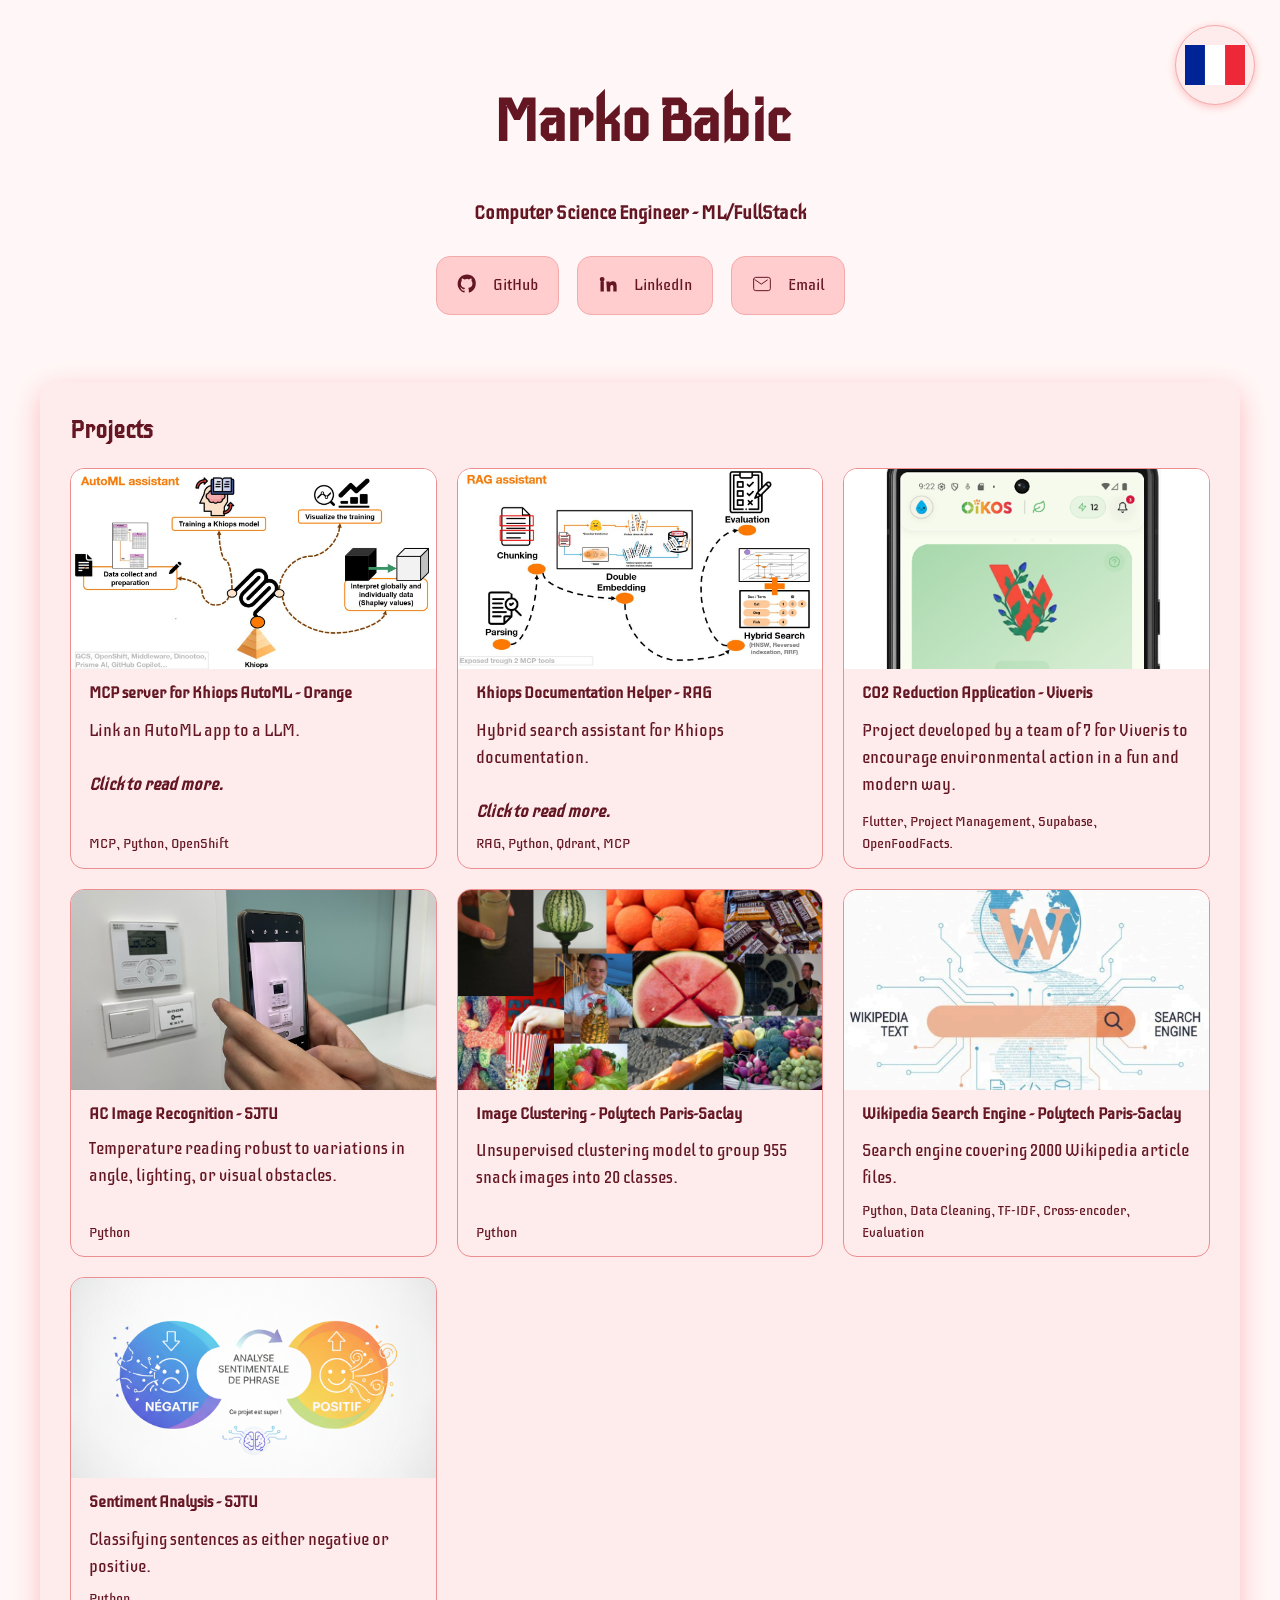
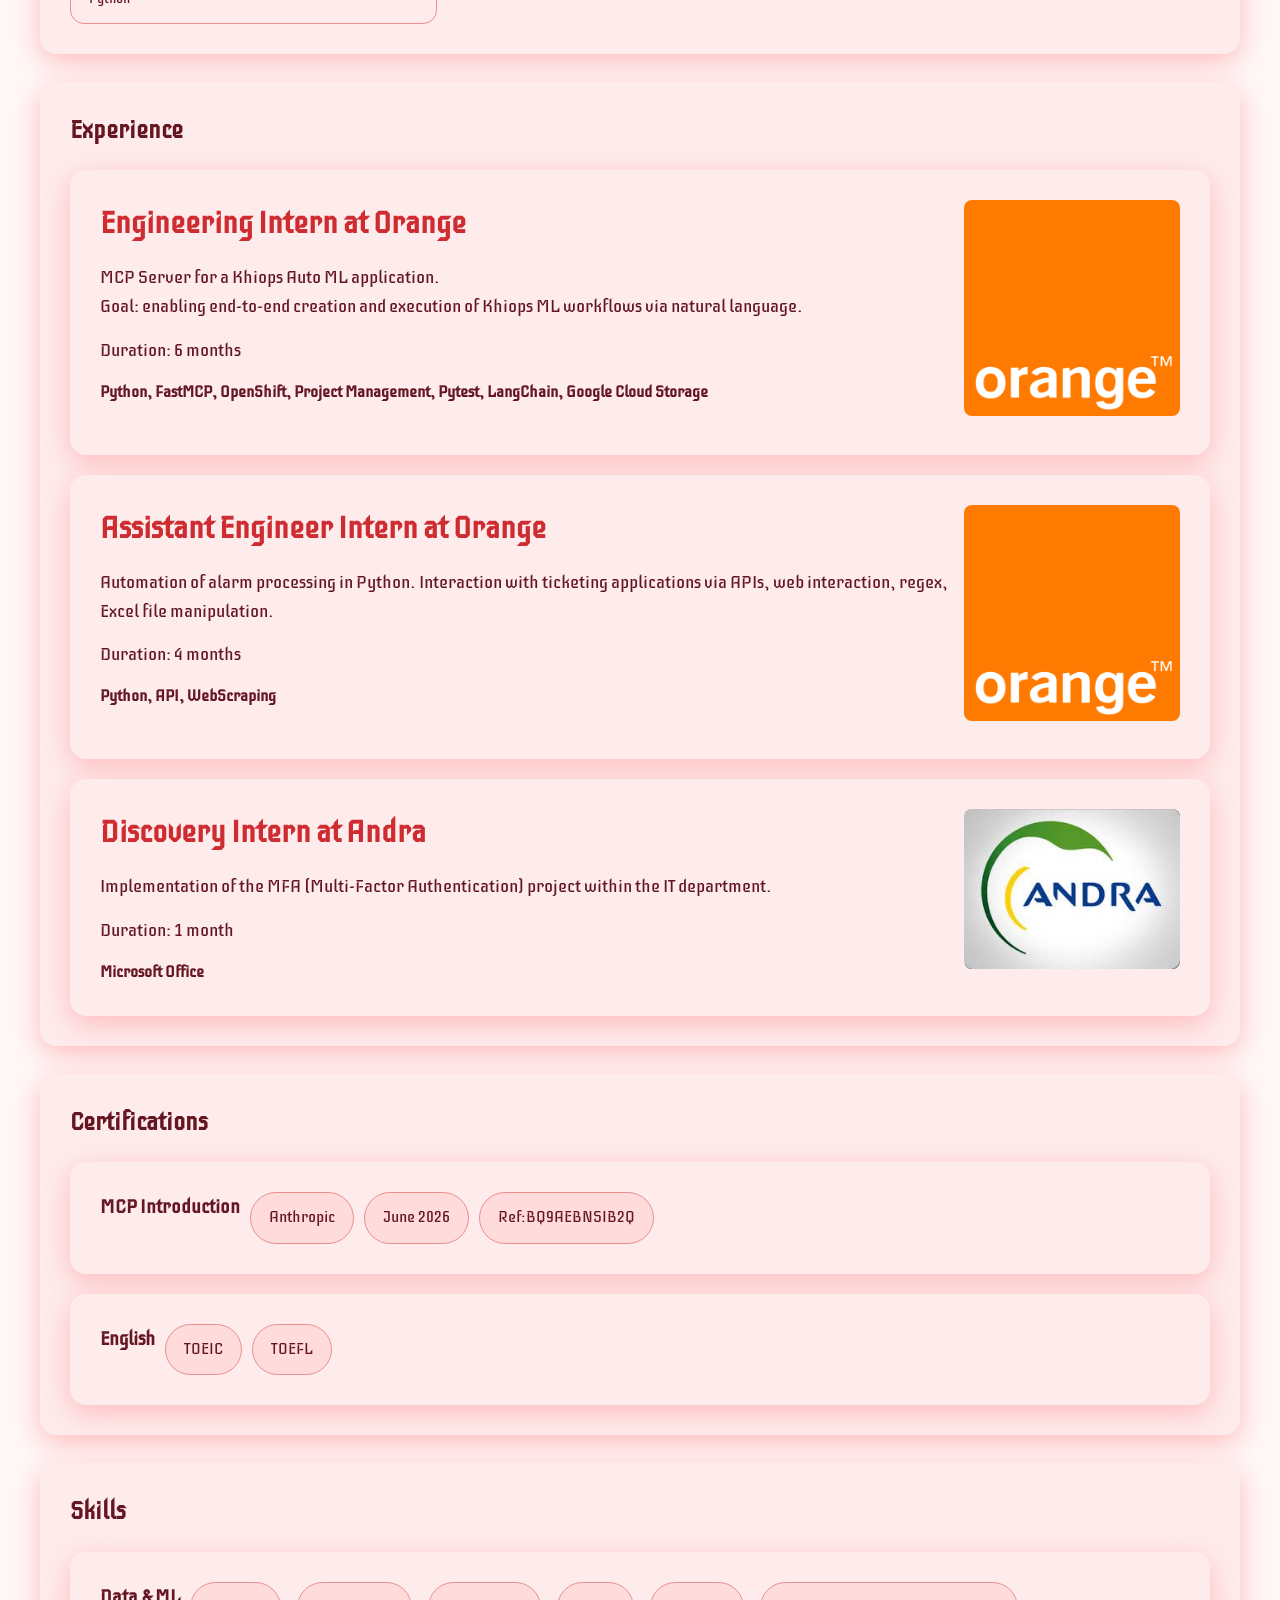
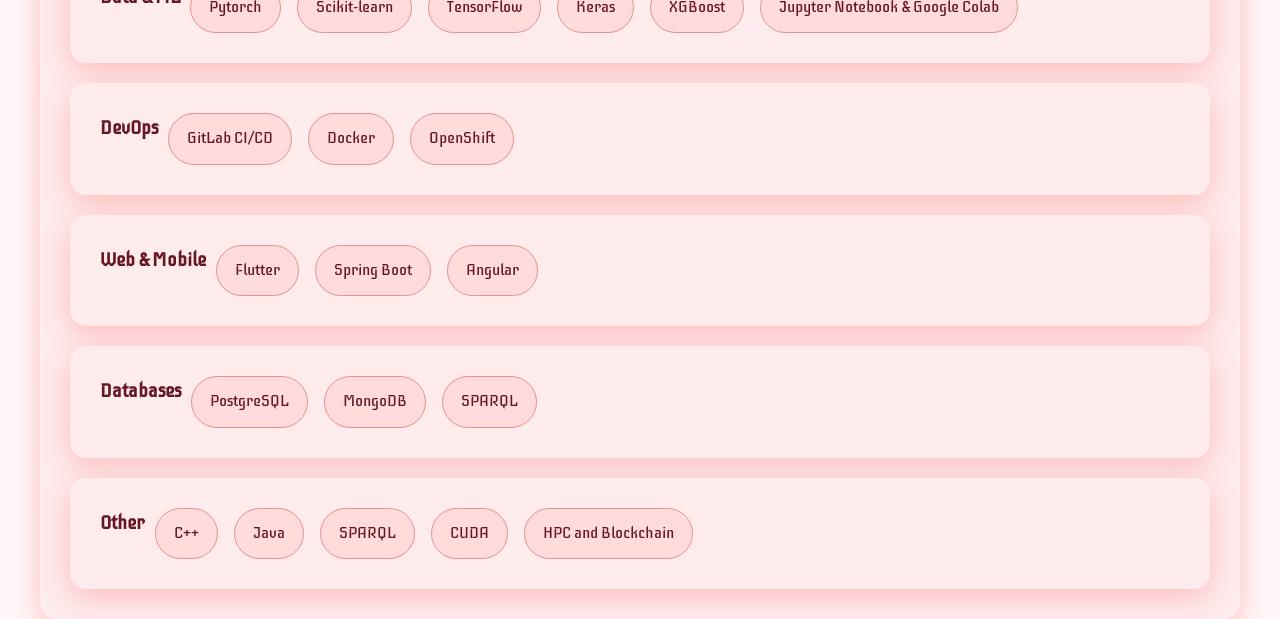
<file: index.html>
<!doctype html>
<html lang="en">
<head>
  <meta charset="utf-8">
  <meta name="viewport" content="width=device-width,initial-scale=1">
  <title>Portfolio — Marko Babic</title>
  <link rel="stylesheet" href="style.css" />
  <link href="https://fonts.googleapis.com/css?family=Iceberg:700|Iceberg:400" rel="stylesheet">
</head>
<body>
  <div class="container">
    <header>
      <div class="language-selector">
        <!-- Button for French version -->
        <a href="index_FR.html" class="language-btn" aria-label="French version">
          <span class="flag-icon">
            <img src="img/fr_flag.png" alt="FR" width="60" height="40">
          </span>
        </a>
      </div>

      <h1>Marko Babic</h1>
      <h3>Computer Science Engineer - ML/FullStack</h3>

      <nav class="links" aria-label="Social links">
        <!-- GitHub -->
        <a class="link-btn" href="https://github.com/Bakame1" target="_blank" rel="noopener noreferrer" aria-label="Link to GitHub">
          <span class="icon" aria-hidden="true">
            <svg viewBox="0 0 24 24" width="20" height="20" fill="none" xmlns="http://www.w3.org/2000/svg">
              <path d="M12 .5C5.73.5.75 5.48.75 11.76c0 4.9 3.17 9.06 7.57 10.53.55.1.75-.24.75-.53v-1.9c-3.08.67-3.73-1.48-3.73-1.48-.5-1.27-1.22-1.61-1.22-1.61-.99-.68.07-.67.07-.67 1.1.08 1.68 1.14 1.68 1.14.97 1.66 2.55 1.18 3.17.9.1-.7.38-1.18.69-1.45-2.46-.28-5.05-1.23-5.05-5.45 0-1.2.43-2.18 1.12-2.95-.11-.28-.49-1.41.11-2.94 0 0 .91-.29 2.98 1.12a10.3 10.3 0 0 1 2.71-.37c.92 0 1.85.12 2.71.37 2.07-1.41 2.98-1.12 2.98-1.12.6 1.53.22 2.66.11 2.94.7.77 1.12 1.76 1.12 2.95 0 4.23-2.6 5.16-5.08 5.43.39.34.73 1.02.73 2.06v3.06c0 .3.2.64.76.53 4.4-1.47 7.57-5.63 7.57-10.53C23.25 5.48 18.27.5 12 .5z" fill="currentColor"/>
            </svg>
          </span>
          <span>GitHub</span>
        </a>

        <!-- LinkedIn -->
        <a class="link-btn" href="https://linkedin.com/in/marko-babic" target="_blank" rel="noopener noreferrer" aria-label="Link to LinkedIn">
          <span class="icon" aria-hidden="true">
            <svg viewBox="0 0 24 24" width="20" height="20" fill="none" xmlns="http://www.w3.org/2000/svg">
              <path d="M4.98 3.5a2.88 2.88 0 1 1 0 5.76 2.88 2.88 0 0 1 0-5.76zM3 9h4v12H3zM10 9h3.83v1.64h.05c.53-1 1.82-2.06 3.74-2.06 4 0 4.74 2.64 4.74 6.07V21h-4v-5.02c0-1.2-.02-2.75-1.68-2.75-1.68 0-1.94 1.32-1.94 2.67V21h-4z" fill="currentColor"/>
            </svg>
          </span>
          <span>LinkedIn</span>
        </a>

        <!-- Email -->
        <a class="link-btn" href="#contactPopup" aria-label="Send an email" onclick="openPopup(event)">
          <span class="icon" aria-hidden="true">
            <svg viewBox="0 0 24 24" width="20" height="20" fill="none" xmlns="http://www.w3.org/2000/svg">
              <path d="M2 6.5v11A2.5 2.5 0 0 0 4.5 20h15a2.5 2.5 0 0 0 2.5-2.5v-11A2.5 2.5 0 0 0 19.5 4h-15A2.5 2.5 0 0 0 2 6.5zM4 7.2l7.2 5 7.2-5" stroke="currentColor" stroke-width="1.2" stroke-linecap="round" stroke-linejoin="round"/>
            </svg>
          </span>
          <span>Email</span>
        </a>
      </nav>
    </header>

    <!-- Projects -->
    <section aria-labelledby="projects-title">
      <h2 id="projects-title" class="section-title">Projects</h2>
      <div class="projects">
        <a href="#mcpProjectPopup" class="project-link project-modal-trigger" aria-haspopup="dialog" aria-controls="mcpProjectPopup" aria-label="View details about the MCP server for Khiops AutoML project">
          <article class="project" aria-labelledby="proj1-title">
            <img src="img/project-01-mcp.jpg" alt="Project MCP image" />
            <div class="project-body">
              <h3 id="proj1-title" style="font-size:16px;margin-bottom:2px">MCP server for Khiops AutoML - Orange</h3>
              <p class="project-desc">Link an AutoML app to a LLM. </br></br><i><b>Click to read more.</b></i></p>
              <div class="project-tech">MCP, Python, OpenShift</div>
            </div>
          </article>
        </a>

        <a href="#ragProjectPopup" class="project-link project-modal-trigger" aria-haspopup="dialog" aria-controls="ragProjectPopup" aria-label="View details about the Khiops documentation helper project">
          <article class="project" aria-labelledby="rag-project-title">
            <img src="img/project-02-rag.jpg" alt="Khiops RAG documentation - Orange" />
            <div class="project-body">
              <h3 id="rag-project-title" style="font-size:16px;margin-bottom:2px">Khiops Documentation Helper - RAG</h3>
              <p class="project-desc">Hybrid search assistant for Khiops documentation. <br/><br/><i><b>Click to read more.</b></i></p>
              <div class="project-tech">RAG, Python, Qdrant, MCP</div>
            </div>
          </article>
        </a>

        <a href="https://github.com/MorganPhlp/oikos" class="project-link" target="_blank">
          <article class="project" aria-labelledby="proj1-title">
            <img src="img/project-03-co2-reduction.png" alt="Project 1 image" />
            <div class="project-body">
              <h3 id="proj1-title" style="font-size:16px;margin-bottom:2px">CO2 Reduction Application - Viveris</h3>
              <p class="project-desc">Project developed by a team of 7 for Viveris to encourage environmental action in a fun and modern way.</p>
              <div class="project-tech">Flutter, Project Management, Supabase, OpenFoodFacts.</div>
            </div>
          </article>
        </a>

        <a href="https://github.com/Bakame1/SJTU_digitAC_Recognition" class="project-link" target="_blank">
          <article class="project" aria-labelledby="proj2-title">
            <img src="img/project-04-ac-recognition.jpg" alt="AC_recognition" />
            <div class="project-body">
              <h3 id="proj2-title" style="font-size:16px;margin-bottom:0px">AC Image Recognition - SJTU</h3>
              <p class="project-desc">Temperature reading robust to variations in angle, lighting, or visual obstacles.</p>
              <div class="project-tech">Python</div>
            </div>
          </article>
        </a>

        <a href="https://github.com/Bakame1/Image_Clustering" class="project-link" target="_blank">
          <article class="project" aria-labelledby="proj3-title">
            <img src="img/project-05-image-clustering.png" alt="Project 3 image" />
            <div class="project-body">
              <h3 id="proj3-title" style="font-size:16px;margin-bottom:2px">Image Clustering - Polytech Paris-Saclay</h3>
              <p class="project-desc">Unsupervised clustering model to group 955 snack images into 20 classes.</p>
              <div class="project-tech">Python</div>
            </div>
          </article>
        </a>

        <a href="https://github.com/Bakame1/ET5_NLP_Project_IR" class="project-link" target="_blank">
          <article class="project" aria-labelledby="proj4-title">
            <img src="img/project-06-wikipedia-search.png" alt="Project 4 image" />
            <div class="project-body">
              <h3 id="proj4-title" style="font-size:16px;margin-bottom:2px">Wikipedia Search Engine - Polytech Paris-Saclay</h3>
              <p class="project-desc">Search engine covering 2000 Wikipedia article files.</p>
              <div class="project-tech">Python, Data Cleaning, TF-IDF, Cross-encoder, Evaluation</div>
            </div>
          </article>
        </a>

        <a href="https://github.com/Bakame1/SJTU_Sentimental_Analysis" class="project-link" target="_blank">
          <article class="project" aria-labelledby="proj5-title">
            <img src="img/project-07-sentiment-analysis.png" alt="Project 5 image" />
            <div class="project-body">
              <h3 id="proj5-title" style="font-size:16px;margin-bottom:2px">Sentiment Analysis - SJTU</h3>
              <p class="project-desc">Classifying sentences as either negative or positive.</p>
              <div class="project-tech">Python</div>
            </div>
          </article>
        </a>
      </div>
    </section>

    <!-- Experience -->
    <section aria-labelledby="experiences-title">
      <div class="experiences">
        <h2 id="Experience" class="section-experience">Experience</h2>
        <article class="experience" aria-labelledby="exp1-title">
          <div class="experience-body">
            <h3 id="exp1-title">Engineering Intern at Orange</h3>
            <p class="project-desc">MCP Server for a Khiops Auto ML application. <br/>
              Goal: enabling end-to-end creation and execution of Khiops ML workflows via natural language.</p>
            <p class="project-desc">Duration: 6 months</p>
            <div class="project-tech">Python, FastMCP, OpenShift, Project Management, Pytest, LangChain, Google Cloud Storage</div>
          </div>
          <div class="experience-image">
            <img src="img/orange_logo.png" alt="Orange logo" />
          </div>
        </article>

        <article class="experience" aria-labelledby="exp2-title">
          <div class="experience-body">
            <h3 id="exp2-title">Assistant Engineer Intern at Orange</h3>
            <p class="project-desc">Automation of alarm processing in Python. Interaction with ticketing applications via APIs, web interaction, regex, Excel file manipulation.</p>
            <p class="project-desc">Duration: 4 months</p>
            <div class="project-tech">Python, API, WebScraping</div>
          </div>
          <div class="experience-image">
            <img src="img/orange_logo.png" alt="Orange logo" />
          </div>
        </article>

        <article class="experience" aria-labelledby="exp3-title">
          <div class="experience-body">
            <h3 id="exp3-title">Discovery Intern at Andra</h3>
            <p class="project-desc">Implementation of the MFA (Multi-Factor Authentication) project within the IT department.</p>
            <p class="project-desc">Duration: 1 month</p>
            <div class="project-tech">Microsoft Office</div>
          </div>
          <div class="experience-image">
            <img src="img/andra_logo.jpg" alt="Andra logo" />
          </div>
        </article>
      </div>
    </section>

    <!-- Certifications -->
    <section aria-labelledby="certifications-title">
      <h2 id="certifications-title" class="section-title">Certifications</h2>
      <article class="experience">
        <h3>MCP Introduction</h3>
        <span class="skill" role="listitem">Anthropic</span>
        <span class="skill" role="listitem">June 2026</span>
        <span class="skill" role="listitem">Ref:BQ9AEBNSIB2Q</span>
      </article>
      <article class="experience">
        <h3>English</h3>
        <span class="skill" role="listitem">TOEIC</span>
        <span class="skill" role="listitem">TOEFL</span>
      </article>
    </section>

    <!-- Skills -->
    <section aria-labelledby="skills-title">
      <h2 id="skills-title" class="section-title">Skills</h2>
      <article class="experience">
        <h3>Data & ML</h3>
        <div class="skills" role="list">
          <span class="skill" role="listitem">Pytorch</span>
          <span class="skill" role="listitem">Scikit-learn</span>
          <span class="skill" role="listitem">TensorFlow</span>
          <span class="skill" role="listitem">Keras</span>
          <span class="skill" role="listitem">XGBoost</span>
          <span class="skill" role="listitem">Jupyter Notebook & Google Colab</span>
        </div>
      </article>
      <article class="experience">
        <h3>DevOps</h3>
        <div class="skills" role="list">
          <span class="skill" role="listitem">GitLab CI/CD</span>
          <span class="skill" role="listitem">Docker</span>
          <span class="skill" role="listitem">OpenShift</span>
        </div>
      </article>
      <article class="experience">
        <h3>Web & Mobile</h3>
        <div class="skills" role="list">
          <span class="skill" role="listitem">Flutter</span>
          <span class="skill" role="listitem">Spring Boot</span>
          <span class="skill" role="listitem">Angular</span>
        </div>
      </article>
      <article class="experience">
        <h3>Databases</h3>
        <div class="skills" role="list">
          <span class="skill" role="listitem">PostgreSQL</span>
          <span class="skill" role="listitem">MongoDB</span>
          <span class="skill" role="listitem">SPARQL</span>
        </div>
      </article>
      <article class="experience">
        <h3>Other</h3>
        <div class="skills" role="list">
          <span class="skill" role="listitem">C++</span>
          <span class="skill" role="listitem">Java</span>
          <span class="skill" role="listitem">SPARQL</span>
          <span class="skill" role="listitem">CUDA</span>
          <span class="skill" role="listitem">HPC and Blockchain</span>
        </div>
      </article>
    </section>

    <div id="mcpProjectPopup" class="popup-overlay project-popup-overlay">
      <div class="popup-content project-popup-content" role="dialog" aria-modal="true" aria-labelledby="mcpProjectTitle" aria-describedby="mcpProjectDescription">
        <button type="button" class="close-project-popup" aria-label="Close project details">&times;</button>
        <img class="project-popup-image" src="img/project-01-mcp.jpg" alt="Illustration of the MCP server for Khiops AutoML project" />
        <h2 id="mcpProjectTitle">MCP server for Khiops AutoML - Orange</h2>
        <ul id="mcpProjectDescription" class="project-details">
          <li>Deterministic MCP tools from the Khiops Python library.</li>
          <li>Stateless architecture via a database, ensuring persistence.</li>
          <li>Authentication with Google Cloud Storage to enable ML model training directly on datasets stored in GCS.</li>
          <li>Intercepted MCP tool calls with a middleware session.</li>
          <li>Tested on different MCP clients: Dinootoo, Prisme AI, GitHub Copilot, and Continue on VS Code.</li>
        </ul>
      </div>
    </div>

    <div id="ragProjectPopup" class="popup-overlay project-popup-overlay">
      <div class="popup-content project-popup-content" role="dialog" aria-modal="true" aria-labelledby="ragProjectTitle" aria-describedby="ragProjectDescription">
        <button type="button" class="close-project-popup" aria-label="Close project details">&times;</button>
        <img class="project-popup-image" src="img/project-02-rag.jpg" alt="Illustration of the Khiops documentation helper RAG project" />
        <h2 id="ragProjectTitle">Khiops Documentation Helper - RAG</h2>
        <ul id="ragProjectDescription" class="project-details">
          <li>Parses documents in .md, .py, .ipynb, and .rst formats.</li>
          <li>Chunks documents by section headers.</li>
          <li>Embeds chunks as dense vectors (sentence-transformers/paraphrase-multilingual-MiniLM-L12-v2) and sparse vectors (BM25).</li>
          <li>Saves them in Qdrant as unique points containing both vectors.</li>
          <li>Uses HNSW indexing for dense vectors and an inverted index for sparse vectors.</li>
          <li>Performs hybrid search by merging rankings with RRF and DBSF.</li>
          <li>Evaluates results with Recall@k, Precision@k, and MRR.</li>
          <li>Connects to an LLM through two MCP tools: one returns relevant chunks, and the other retrieves the content of a specific document.</li>
        </ul>
        <a class="link-btn project-github-link" href="https://github.com/Bakame1/khiops_doc_RAG" target="_blank" rel="noopener noreferrer">
          <span class="icon" aria-hidden="true">
          <svg viewBox="0 0 24 24" width="20" height="20" fill="none" xmlns="http://www.w3.org/2000/svg">
              <path d="M12 .5C5.73.5.75 5.48.75 11.76c0 4.9 3.17 9.06 7.57 10.53.55.1.75-.24.75-.53v-1.9c-3.08.67-3.73-1.48-3.73-1.48-.5-1.27-1.22-1.61-1.22-1.61-.99-.68.07-.67.07-.67 1.1.08 1.68 1.14 1.68 1.14.97 1.66 2.55 1.18 3.17.9.1-.7.38-1.18.69-1.45-2.46-.28-5.05-1.23-5.05-5.45 0-1.2.43-2.18 1.12-2.95-.11-.28-.49-1.41.11-2.94 0 0 .91-.29 2.98 1.12a10.3 10.3 0 0 1 2.71-.37c.92 0 1.85.12 2.71.37 2.07-1.41 2.98-1.12 2.98-1.12.6 1.53.22 2.66.11 2.94.7.77 1.12 1.76 1.12 2.95 0 4.23-2.6 5.16-5.08 5.43.39.34.73 1.02.73 2.06v3.06c0 .3.2.64.76.53 4.4-1.47 7.57-5.63 7.57-10.53C23.25 5.48 18.27.5 12 .5z" fill="currentColor"/>
          </svg>
          </span>
          <span>GitHub repository</span>
        </a>
      </div>
    </div>

    <!-- Contact Popup -->
    <div id="contactPopup" class="popup-overlay">
      <div class="popup-content">
        <span class="close-popup">&times;</span>
        <h2>Contact me</h2>
        <form action="https://getform.io/f/bgdjlmoa" method="POST" class="contact-form">
          <input type="text" name="name" placeholder="Name" required>
          <input type="email" name="email" placeholder="Email" required>
          <textarea name="message" placeholder="Message" required></textarea>
          <input type="hidden" name="_gotcha" style="display:none !important">
          <button type="submit">Send</button>
        </form>
      </div>
    </div>

    <!-- Success Message -->
    <div id="globalSuccessOverlay" class="global-success-overlay">
      <div class="global-success-message">
        Message sent successfully!
      </div>
    </div>

    <script src="script.js"></script>
  </body>
</html>
</file>
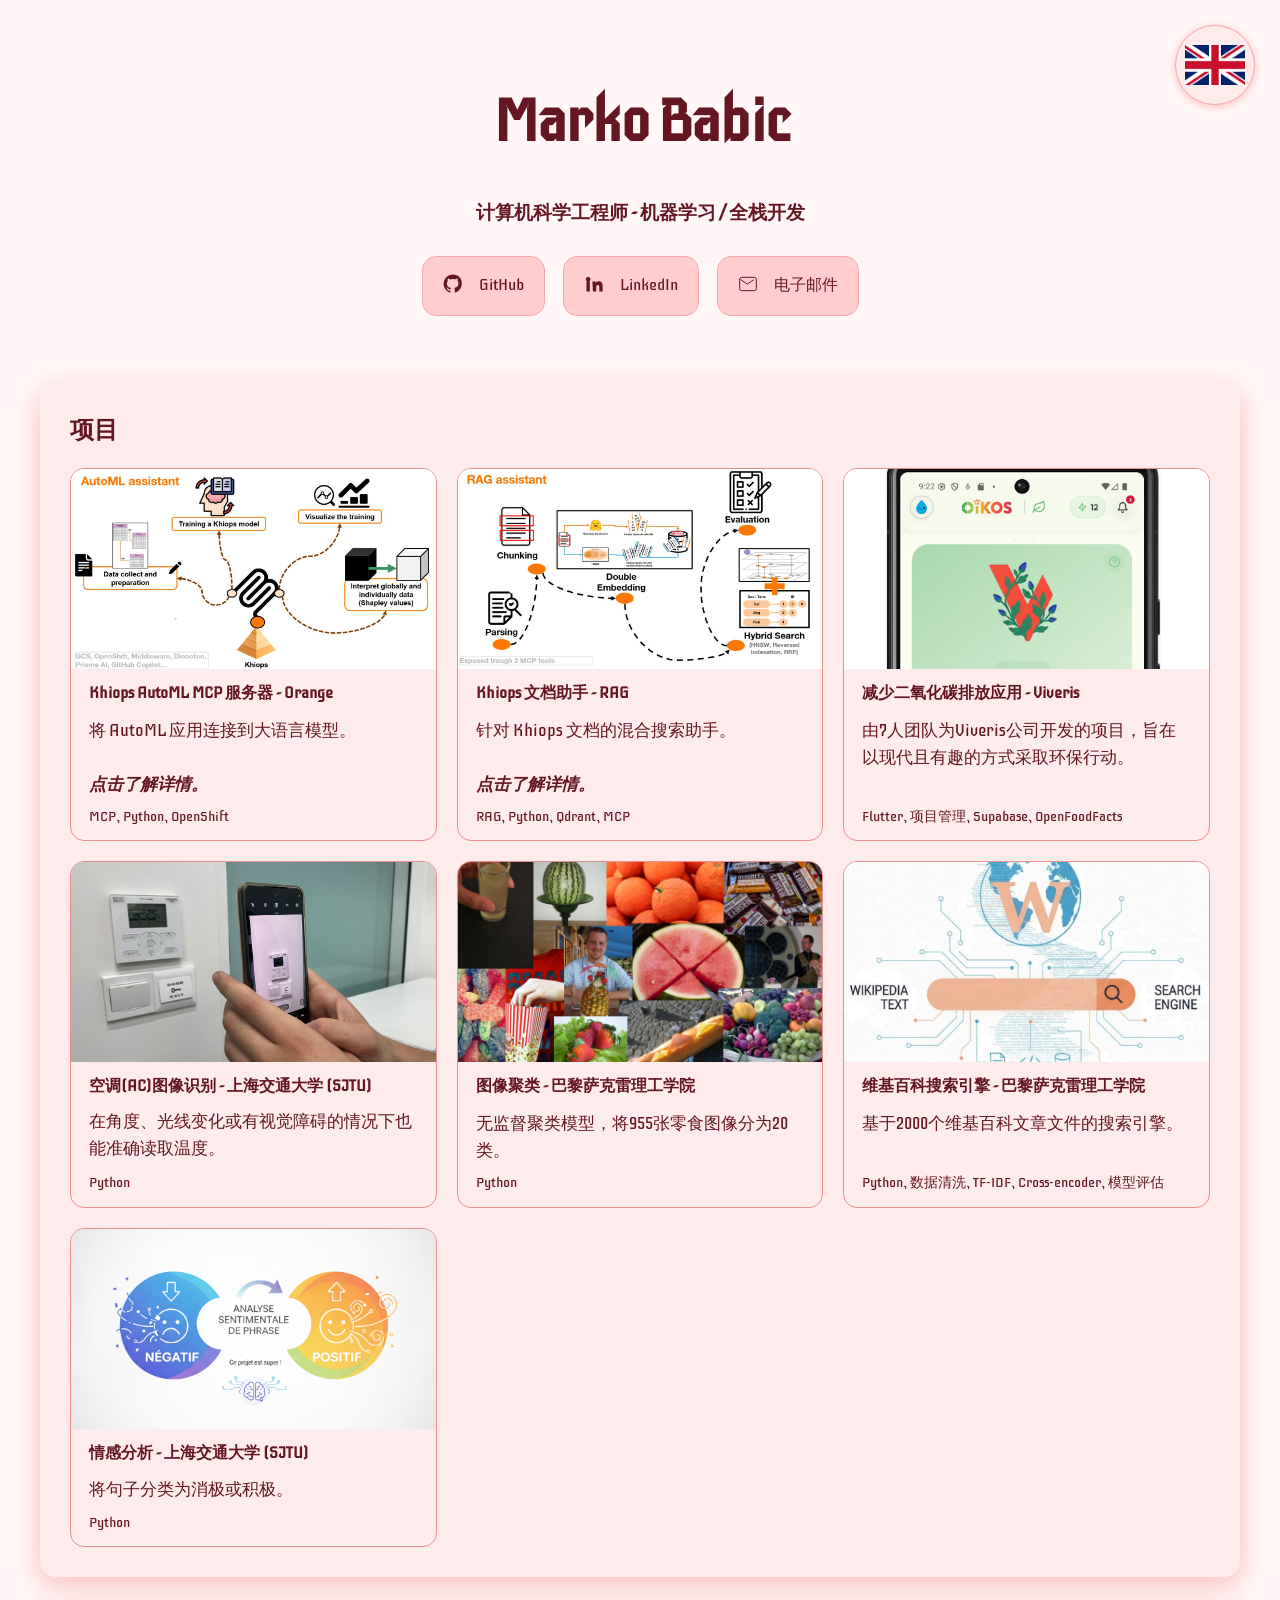
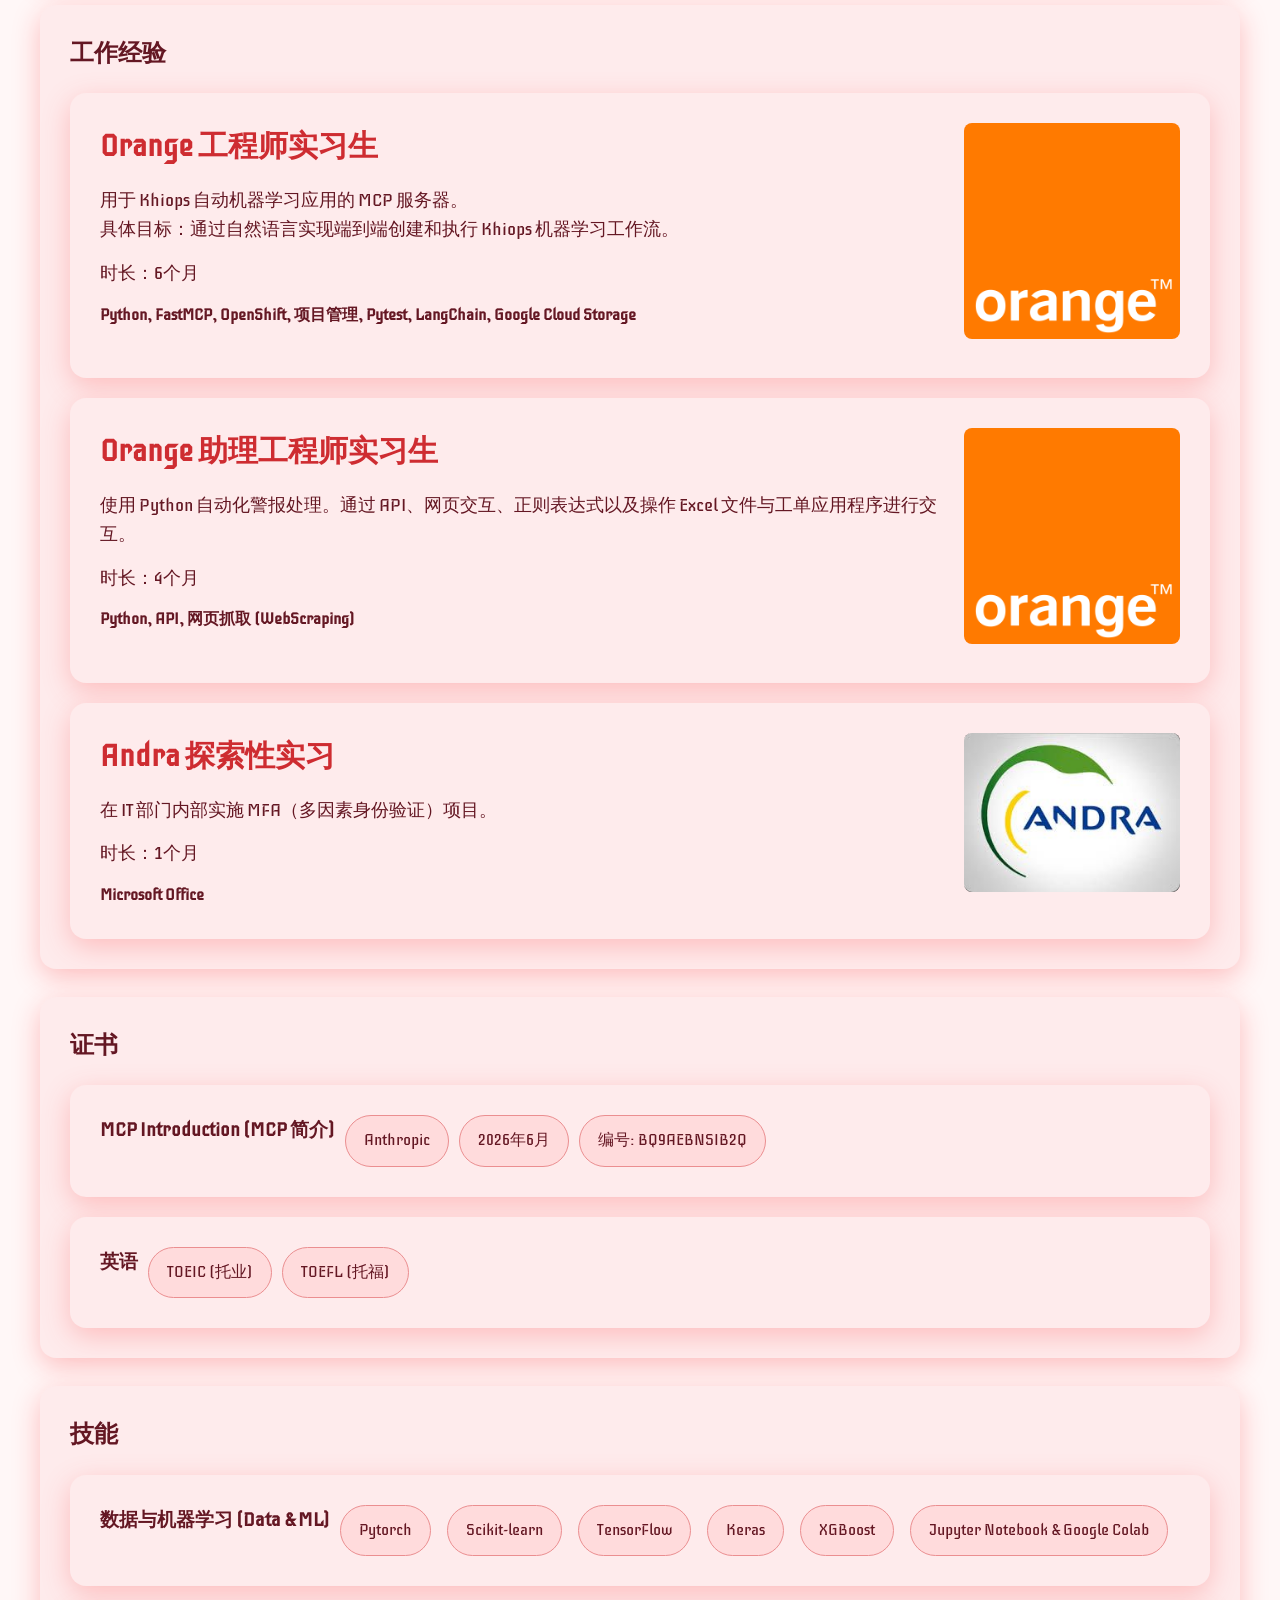
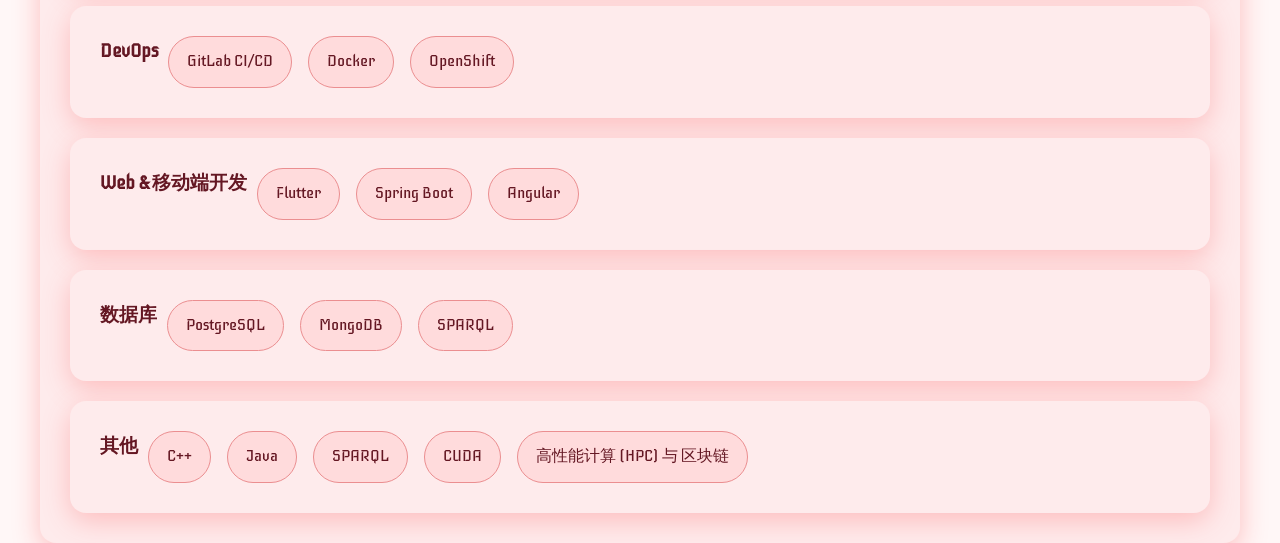
<file: index_CN.html>
<!doctype html>
<html lang="zh">
<head>
  <meta charset="utf-8">
  <meta name="viewport" content="width=device-width,initial-scale=1">
  <title>作品集 — Marko Babic</title>
  <link rel="stylesheet" href="style.css" />
  <link href="https://fonts.googleapis.com/css?family=Iceberg:700|Iceberg:400" rel="stylesheet">
</head>
<body>
  <div class="container">
    <header>
      <div class="language-selector">
        <a href="index.html" class="language-btn" aria-label="法语版本">
          <span class="flag-icon">
            <img src="img/eng_flag.png" alt="FR" width="60" height="40">
          </span>
        </a>
      </div>

      <h1>Marko Babic</h1>
      <h3>计算机科学工程师 - 机器学习 / 全栈开发</h3>

      <nav class="links" aria-label="社交链接">
        <a class="link-btn" href="https://github.com/Bakame1" target="_blank" rel="noopener noreferrer" aria-label="GitHub 链接">
          <span class="icon" aria-hidden="true">
            <svg viewBox="0 0 24 24" width="20" height="20" fill="none" xmlns="http://www.w3.org/2000/svg">
              <path d="M12 .5C5.73.5.75 5.48.75 11.76c0 4.9 3.17 9.06 7.57 10.53.55.1.75-.24.75-.53v-1.9c-3.08.67-3.73-1.48-3.73-1.48-.5-1.27-1.22-1.61-1.22-1.61-.99-.68.07-.67.07-.67 1.1.08 1.68 1.14 1.68 1.14.97 1.66 2.55 1.18 3.17.9.1-.7.38-1.18.69-1.45-2.46-.28-5.05-1.23-5.05-5.45 0-1.2.43-2.18 1.12-2.95-.11-.28-.49-1.41.11-2.94 0 0 .91-.29 2.98 1.12a10.3 10.3 0 0 1 2.71-.37c.92 0 1.85.12 2.71.37 2.07-1.41 2.98-1.12 2.98-1.12.6 1.53.22 2.66.11 2.94.7.77 1.12 1.76 1.12 2.95 0 4.23-2.6 5.16-5.08 5.43.39.34.73 1.02.73 2.06v3.06c0 .3.2.64.76.53 4.4-1.47 7.57-5.63 7.57-10.53C23.25 5.48 18.27.5 12 .5z" fill="currentColor"/>
            </svg>
          </span>
          <span>GitHub</span>
        </a>

        <a class="link-btn" href="https://linkedin.com/in/marko-babic" target="_blank" rel="noopener noreferrer" aria-label="LinkedIn 链接">
          <span class="icon" aria-hidden="true">
            <svg viewBox="0 0 24 24" width="20" height="20" fill="none" xmlns="http://www.w3.org/2000/svg">
              <path d="M4.98 3.5a2.88 2.88 0 1 1 0 5.76 2.88 2.88 0 0 1 0-5.76zM3 9h4v12H3zM10 9h3.83v1.64h.05c.53-1 1.82-2.06 3.74-2.06 4 0 4.74 2.64 4.74 6.07V21h-4v-5.02c0-1.2-.02-2.75-1.68-2.75-1.68 0-1.94 1.32-1.94 2.67V21h-4z" fill="currentColor"/>
            </svg>
          </span>
          <span>LinkedIn</span>
        </a>

        <a class="link-btn" href="#contactPopup" aria-label="发送电子邮件" onclick="openPopup(event)">
          <span class="icon" aria-hidden="true">
            <svg viewBox="0 0 24 24" width="20" height="20" fill="none" xmlns="http://www.w3.org/2000/svg">
              <path d="M2 6.5v11A2.5 2.5 0 0 0 4.5 20h15a2.5 2.5 0 0 0 2.5-2.5v-11A2.5 2.5 0 0 0 19.5 4h-15A2.5 2.5 0 0 0 2 6.5zM4 7.2l7.2 5 7.2-5" stroke="currentColor" stroke-width="1.2" stroke-linecap="round" stroke-linejoin="round"/>
            </svg>
          </span>
          <span>电子邮件</span>
        </a>
      </nav>
    </header>

    <section aria-labelledby="projects-title">
      <h2 id="projects-title" class="section-title">项目</h2>
      <div class="projects">
        
        <a href="#mcpProjectPopup" class="project-link project-modal-trigger" aria-haspopup="dialog" aria-controls="mcpProjectPopup" aria-label="查看 Khiops AutoML MCP 服务器项目详情">
          <article class="project" aria-labelledby="mcp-project-title">
            <img src="img/project-01-mcp.jpg" alt="Khiops AutoML MCP 项目" />
            <div class="project-body">
              <h3 id="mcp-project-title" style="font-size:16px;margin-bottom:2px">Khiops AutoML MCP 服务器 - Orange</h3>
              <p class="project-desc">将 AutoML 应用连接到大语言模型。<br/><br/><i><b>点击了解详情。</b></i></p>
              <div class="project-tech">MCP, Python, OpenShift</div>
            </div>
          </article>
        </a>

        <a href="#ragProjectPopup" class="project-link project-modal-trigger" aria-haspopup="dialog" aria-controls="ragProjectPopup" aria-label="查看 Khiops RAG 文档助手项目详情">
          <article class="project" aria-labelledby="rag-project-title">
            <img src="img/project-02-rag.jpg" alt="Khiops RAG 文档助手" />
            <div class="project-body">
              <h3 id="rag-project-title" style="font-size:16px;margin-bottom:2px">Khiops 文档助手 - RAG</h3>
              <p class="project-desc">针对 Khiops 文档的混合搜索助手。<br/><br/><i><b>点击了解详情。</b></i></p>
              <div class="project-tech">RAG, Python, Qdrant, MCP</div>
            </div>
          </article>
        </a>

        <a href="https://github.com/MorganPhlp/oikos" class="project-link" target="_blank">
          <article class="project" aria-labelledby="proj1-title">
            <img src="img/project-03-co2-reduction.png" alt="项目 1 图像" />
            <div class="project-body">
              <h3 id="proj1-title" style="font-size:16px;margin-bottom:2px">减少二氧化碳排放应用 - Viveris</h3>
              <p class="project-desc">由7人团队为Viveris公司开发的项目，旨在以现代且有趣的方式采取环保行动。</p>
              <div class="project-tech">Flutter, 项目管理, Supabase, OpenFoodFacts</div>
            </div>
          </article>
        </a>

        <a href="https://github.com/Bakame1/SJTU_digitAC_Recognition" class="project-link" target="_blank">
          <article class="project" aria-labelledby="proj2-title">
            <img src="img/project-04-ac-recognition.jpg" alt="空调识别" />
            <div class="project-body">
              <h3 id="proj2-title" style="font-size:16px;margin-bottom:0px">空调(AC)图像识别 - 上海交通大学 (SJTU)</h3>
              <p class="project-desc">在角度、光线变化或有视觉障碍的情况下也能准确读取温度。</p>
              <div class="project-tech">Python</div>
            </div>
          </article>
        </a>

        <a href="https://github.com/Bakame1/Image_Clustering" class="project-link" target="_blank">
          <article class="project" aria-labelledby="proj3-title">
            <img src="img/project-05-image-clustering.png" alt="项目 3 图像" />
            <div class="project-body">
              <h3 id="proj3-title" style="font-size:16px;margin-bottom:2px">图像聚类 - 巴黎萨克雷理工学院</h3>
              <p class="project-desc">无监督聚类模型，将955张零食图像分为20类。</p>
              <div class="project-tech">Python</div>
            </div>
          </article>
        </a>

        <a href="https://github.com/Bakame1/ET5_NLP_Project_IR" class="project-link" target="_blank">
          <article class="project" aria-labelledby="proj4-title">
            <img src="img/project-06-wikipedia-search.png" alt="项目 4 图像" />
            <div class="project-body">
              <h3 id="proj4-title" style="font-size:16px;margin-bottom:2px">维基百科搜索引擎 - 巴黎萨克雷理工学院</h3>
              <p class="project-desc">基于2000个维基百科文章文件的搜索引擎。</p>
              <div class="project-tech">Python, 数据清洗, TF-IDF, Cross-encoder, 模型评估</div>
            </div>
          </article>
        </a>

        <a href="https://github.com/Bakame1/SJTU_Sentimental_Analysis" class="project-link" target="_blank">
          <article class="project" aria-labelledby="proj5-title">
            <img src="img/project-07-sentiment-analysis.png" alt="项目 5 图像" />
            <div class="project-body">
              <h3 id="proj5-title" style="font-size:16px;margin-bottom:2px">情感分析 - 上海交通大学 (SJTU)</h3>
              <p class="project-desc">将句子分类为消极或积极。</p>
              <div class="project-tech">Python</div>
            </div>
          </article>
        </a>
      </div>
    </section>

    <section aria-labelledby="experiences-title">
      <div class="experiences">
        <h2 id="Experience" class="section-experience">工作经验</h2>
        <article class="experience" aria-labelledby="exp1-title">
          <div class="experience-body">
            <h3 id="exp1-title">Orange 工程师实习生</h3>
            <p class="project-desc">用于 Khiops 自动机器学习应用的 MCP 服务器。<br/>
              具体目标：通过自然语言实现端到端创建和执行 Khiops 机器学习工作流。</p>
            <p class="project-desc">时长：6个月</p>
            <div class="project-tech">Python, FastMCP, OpenShift, 项目管理, Pytest, LangChain, Google Cloud Storage</div>
          </div>
          <div class="experience-image">
            <img src="img/orange_logo.png" alt="Orange 标志" />
          </div>
        </article>

        <article class="experience" aria-labelledby="exp2-title">
          <div class="experience-body">
            <h3 id="exp2-title">Orange 助理工程师实习生</h3>
            <p class="project-desc">使用 Python 自动化警报处理。通过 API、网页交互、正则表达式以及操作 Excel 文件与工单应用程序进行交互。</p>
            <p class="project-desc">时长：4个月</p>
            <div class="project-tech">Python, API, 网页抓取 (WebScraping)</div>
          </div>
          <div class="experience-image">
            <img src="img/orange_logo.png" alt="Orange 标志" />
          </div>
        </article>

        <article class="experience" aria-labelledby="exp3-title">
          <div class="experience-body">
            <h3 id="exp3-title">Andra 探索性实习</h3>
            <p class="project-desc">在 IT 部门内部实施 MFA（多因素身份验证）项目。</p>
            <p class="project-desc">时长：1个月</p>
            <div class="project-tech">Microsoft Office</div>
          </div>
          <div class="experience-image">
            <img src="img/andra_logo.jpg" alt="Andra 标志" />
          </div>
        </article>
      </div>
    </section>

    <section aria-labelledby="certifications-title">
      <h2 id="certifications-title" class="section-title">证书</h2>
      <article class="experience">
        <h3>MCP Introduction (MCP 简介)</h3>
        <span class="skill" role="listitem">Anthropic</span>
        <span class="skill" role="listitem">2026年6月</span>
        <span class="skill" role="listitem">编号: BQ9AEBNSIB2Q</span>
      </article>
      <article class="experience">
        <h3>英语</h3>
        <span class="skill" role="listitem">TOEIC (托业)</span>
        <span class="skill" role="listitem">TOEFL (托福)</span>
      </article>
    </section>

    <section aria-labelledby="skills-title">
      <h2 id="skills-title" class="section-title">技能</h2>
      
      <article class="experience">
        <h3>数据与机器学习 (Data & ML)</h3>
        <div class="skills" role="list">
          <span class="skill" role="listitem">Pytorch</span>
          <span class="skill" role="listitem">Scikit-learn</span>
          <span class="skill" role="listitem">TensorFlow</span>
          <span class="skill" role="listitem">Keras</span>
          <span class="skill" role="listitem">XGBoost</span>
          <span class="skill" role="listitem">Jupyter Notebook & Google Colab</span>
        </div>
      </article>
      
      <article class="experience">
        <h3>DevOps</h3>
        <div class="skills" role="list">
          <span class="skill" role="listitem">GitLab CI/CD</span>
          <span class="skill" role="listitem">Docker</span>
          <span class="skill" role="listitem">OpenShift</span>
        </div>
      </article>

      <article class="experience">
        <h3>Web & 移动端开发</h3>
        <div class="skills" role="list">
          <span class="skill" role="listitem">Flutter</span>
          <span class="skill" role="listitem">Spring Boot</span>
          <span class="skill" role="listitem">Angular</span>
        </div>
      </article>

      <article class="experience">
        <h3>数据库</h3>
        <div class="skills" role="list">
          <span class="skill" role="listitem">PostgreSQL</span>
          <span class="skill" role="listitem">MongoDB</span>
          <span class="skill" role="listitem">SPARQL</span>
        </div>
      </article>

      <article class="experience">
        <h3>其他</h3>
        <div class="skills" role="list">
          <span class="skill" role="listitem">C++</span>
          <span class="skill" role="listitem">Java</span>
          <span class="skill" role="listitem">SPARQL</span>
          <span class="skill" role="listitem">CUDA</span>
          <span class="skill" role="listitem">高性能计算 (HPC) 与 区块链</span>
        </div>
      </article>
    </section>

    <div id="mcpProjectPopup" class="popup-overlay project-popup-overlay">
      <div class="popup-content project-popup-content" role="dialog" aria-modal="true" aria-labelledby="mcpProjectTitle" aria-describedby="mcpProjectDescription">
        <button type="button" class="close-project-popup" aria-label="关闭项目详情">&times;</button>
        <img class="project-popup-image" src="img/project-01-mcp.jpg" alt="Khiops AutoML MCP 服务器项目插图" />
        <h2 id="mcpProjectTitle">Khiops AutoML MCP 服务器 - Orange</h2>
        <ul id="mcpProjectDescription" class="project-details">
          <li>基于 Khiops Python 库实现确定性的 MCP 工具。</li>
          <li>采用无状态架构并通过数据库确保数据持久化。</li>
          <li>通过 Google Cloud Storage 身份验证，直接使用存储在 GCS 中的数据集训练机器学习模型。</li>
          <li>通过中间件会话拦截 MCP 工具调用。</li>
          <li>已在多个 MCP 客户端上测试：Dinootoo、Prisme AI、GitHub Copilot 和 VS Code 上的 Continue。</li>
        </ul>
      </div>
    </div>

    <div id="ragProjectPopup" class="popup-overlay project-popup-overlay">
      <div class="popup-content project-popup-content" role="dialog" aria-modal="true" aria-labelledby="ragProjectTitle" aria-describedby="ragProjectDescription">
        <button type="button" class="close-project-popup" aria-label="关闭项目详情">&times;</button>
        <img class="project-popup-image" src="img/project-02-rag.jpg" alt="Khiops RAG 文档助手项目插图" />
        <h2 id="ragProjectTitle">Khiops 文档助手 - RAG</h2>
        <ul id="ragProjectDescription" class="project-details">
          <li>解析 .md、.py、.ipynb 和 .rst 格式的文档。</li>
          <li>根据章节标题对文档进行分块。</li>
          <li>将文本块转换为稠密向量 (sentence-transformers/paraphrase-multilingual-MiniLM-L12-v2) 和稀疏向量 (BM25)。</li>
          <li>将包含两种向量的唯一数据点保存到 Qdrant。</li>
          <li>稠密向量使用 HNSW 索引，稀疏向量使用倒排索引。</li>
          <li>通过 RRF 和 DBSF 合并排名，实现混合搜索。</li>
          <li>使用 Recall@k、Precision@k 和 MRR 评估检索效果。</li>
          <li>通过两个 MCP 工具连接大语言模型：一个返回相关文本块，另一个检索指定文档的内容。</li>
        </ul>
        <a class="link-btn project-github-link" href="https://github.com/Bakame1/khiops_doc_RAG" target="_blank" rel="noopener noreferrer">
          <span class="icon" aria-hidden="true">
            <svg viewBox="0 0 24 24" width="20" height="20" fill="none" xmlns="http://www.w3.org/2000/svg">
              <path d="M12 .5C5.73.5.75 5.48.75 11.76c0 4.9 3.17 9.06 7.57 10.53.55.1.75-.24.75-.53v-1.9c-3.08.67-3.73-1.48-3.73-1.48-.5-1.27-1.22-1.61-1.22-1.61-.99-.68.07-.67.07-.67 1.1.08 1.68 1.14 1.68 1.14.97 1.66 2.55 1.18 3.17.9.1-.7.38-1.18.69-1.45-2.46-.28-5.05-1.23-5.05-5.45 0-1.2.43-2.18 1.12-2.95-.11-.28-.49-1.41.11-2.94 0 0 .91-.29 2.98 1.12a10.3 10.3 0 0 1 2.71-.37c.92 0 1.85.12 2.71.37 2.07-1.41 2.98-1.12 2.98-1.12.6 1.53.22 2.66.11 2.94.7.77 1.12 1.76 1.12 2.95 0 4.23-2.6 5.16-5.08 5.43.39.34.73 1.02.73 2.06v3.06c0 .3.2.64.76.53 4.4-1.47 7.57-5.63 7.57-10.53C23.25 5.48 18.27.5 12 .5z" fill="currentColor"/>
            </svg>
          </span>
          <span>GitHub 仓库</span>
        </a>
      </div>
    </div>

    <div id="contactPopup" class="popup-overlay">
      <div class="popup-content">
        <span class="close-popup">&times;</span>
        <h2>联系我</h2>
        <form action="https://getform.io/f/bgdjlmoa" method="POST" class="contact-form">
          <input type="text" name="name" placeholder="姓名" required>
          <input type="email" name="email" placeholder="电子邮件" required>
          <textarea name="message" placeholder="留言内容" required></textarea>
          <input type="hidden" name="_gotcha" style="display:none !important">
          <button type="submit">发送</button>
        </form>
      </div>
    </div>

    <div id="globalSuccessOverlay" class="global-success-overlay">
      <div class="global-success-message">
        消息发送成功！
      </div>
    </div>

    <script src="script.js"></script>
  </body>
</html>
</file>
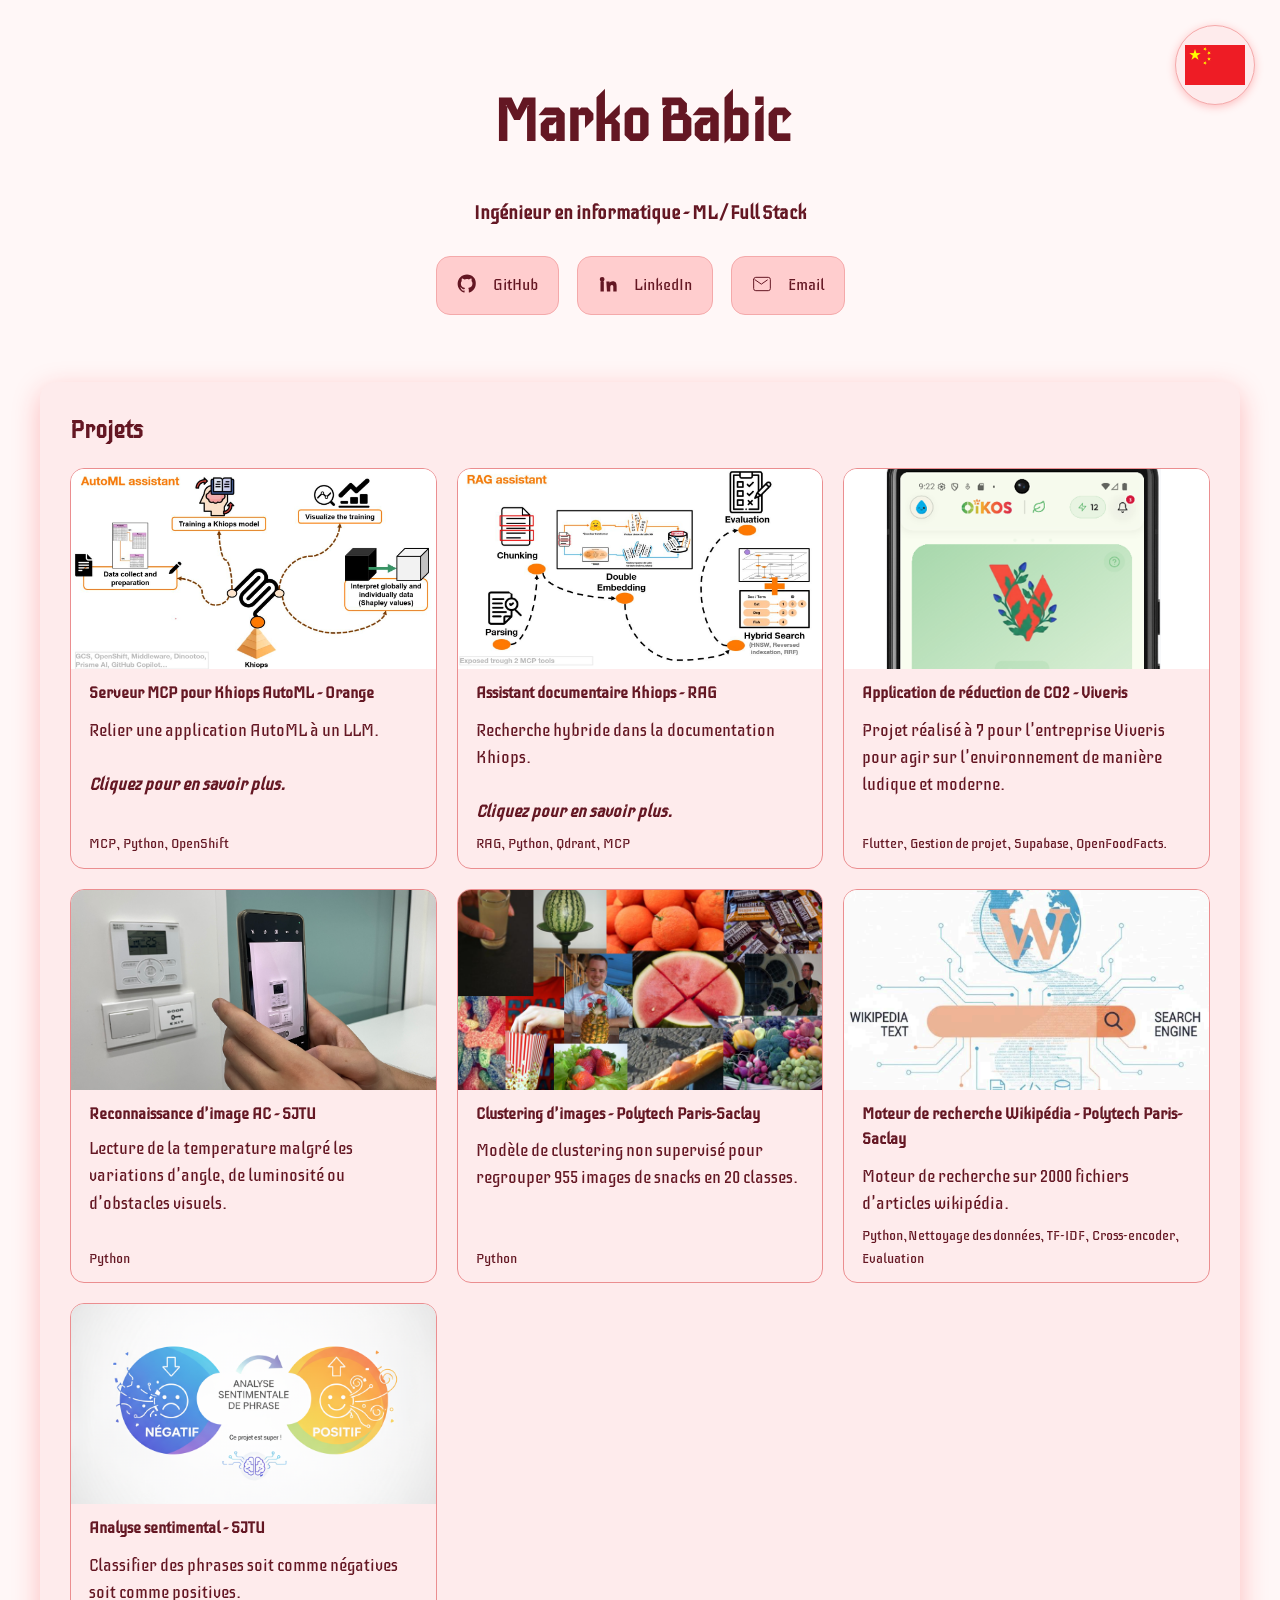
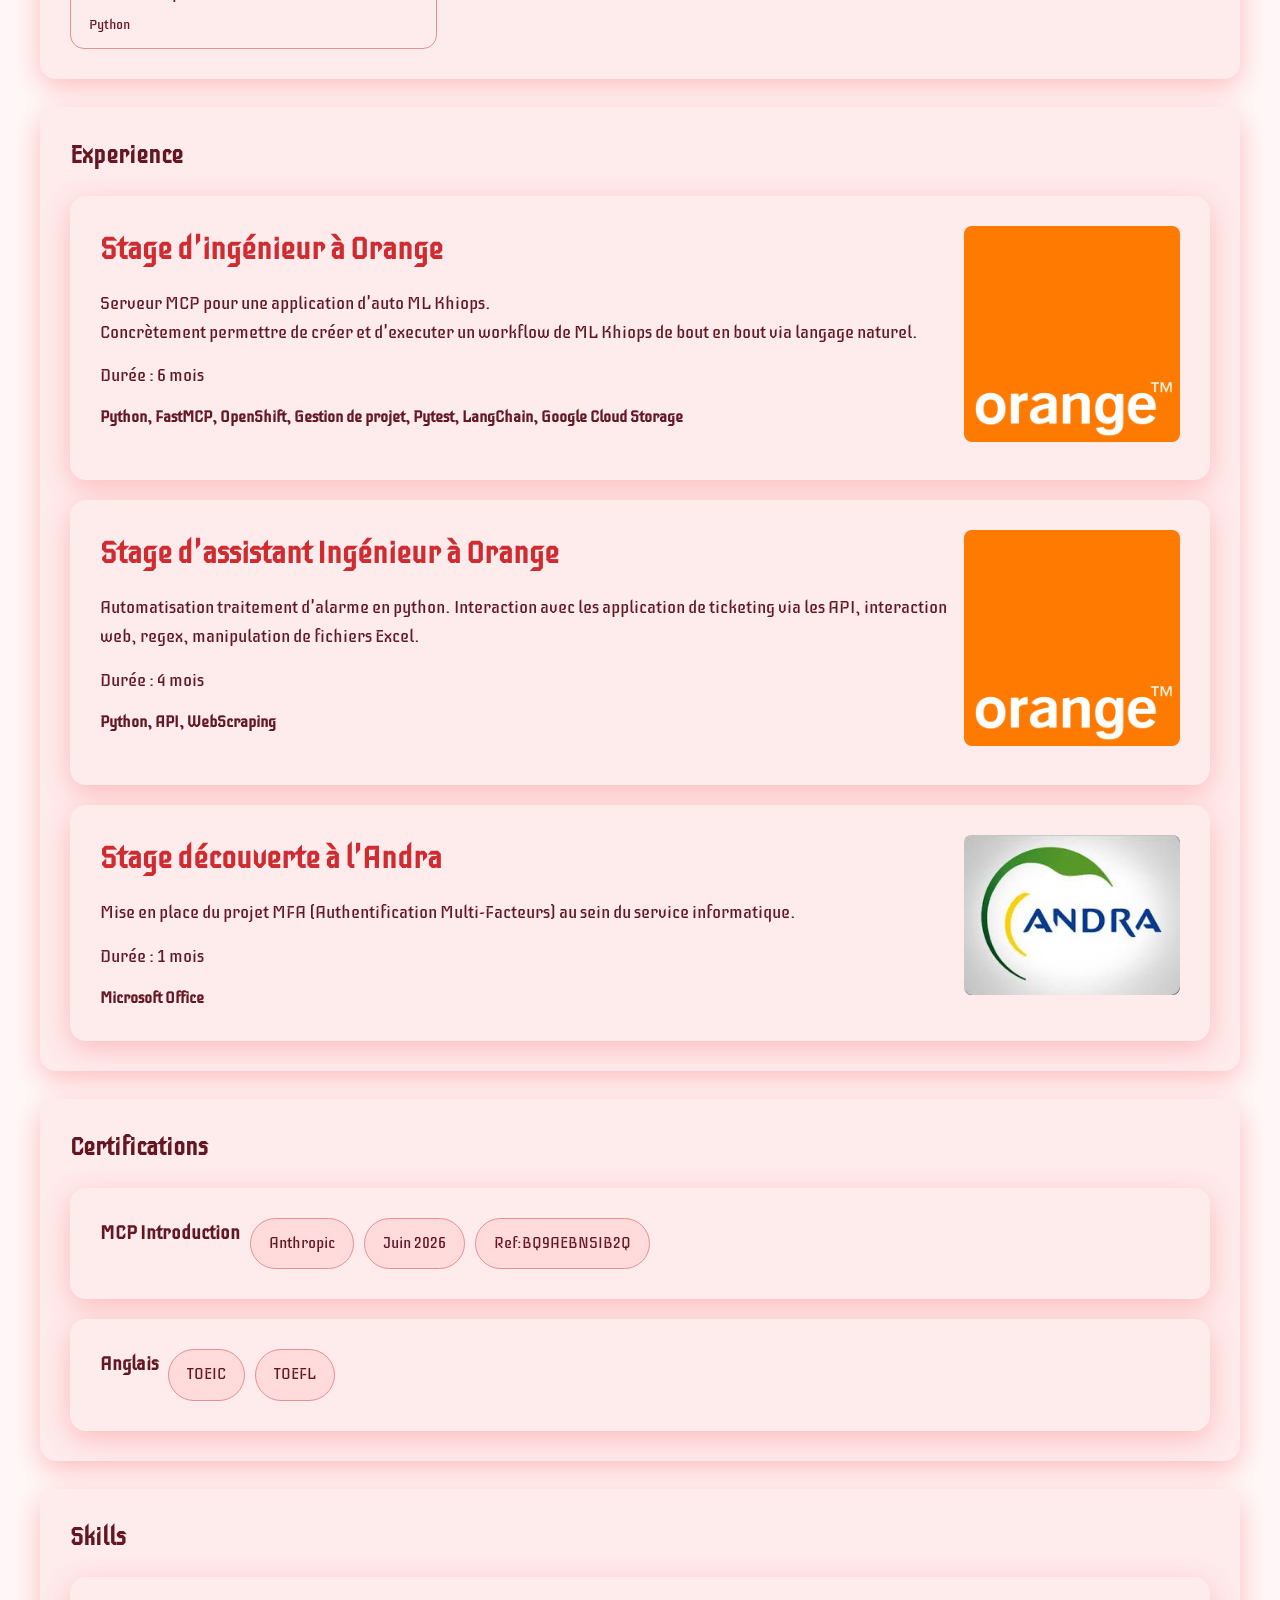
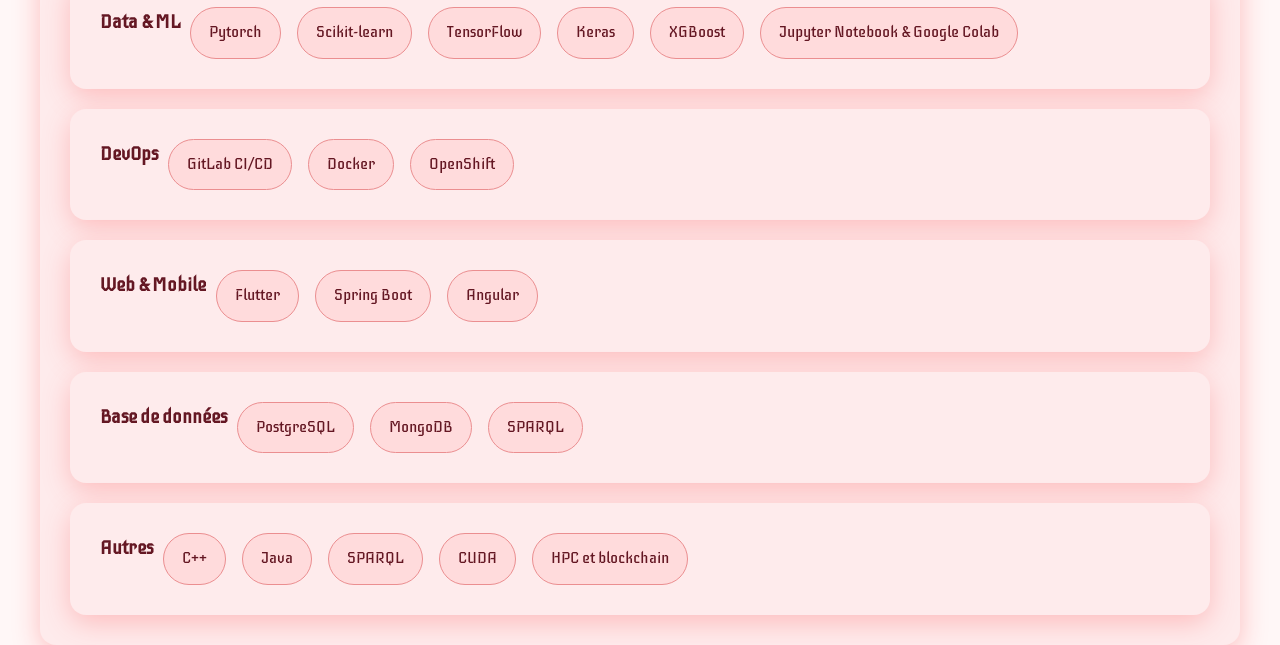
<file: index_FR.html>
<!doctype html>
<html lang="fr">
<head>
  <meta charset="utf-8">
  <meta name="viewport" content="width=device-width,initial-scale=1">
  <title>Portfolio — Marko Babic</title>
  <link rel="stylesheet" href="style.css" />
  <link href="https://fonts.googleapis.com/css?family=Iceberg:700|Iceberg:400" rel="stylesheet">

</head>
<body>
  <div class="container">
    <header>
      <div class="language-selector">
      
      <!-- Bouton pour la version anglaise -->
      <a href="index_CN.html" class="language-btn" aria-label="Version chinoise">
        <span class="flag-icon">
          <img src="img/cn_flag.png" alt="CN" width="60"height="40">
      </span>
      </a>
    </div>

      <h1>Marko Babic</h1>
      <h3>Ingénieur en informatique - ML / Full Stack</h3>


      <nav class="links" aria-label="Liens sociaux">
        <!-- GitHub -->
        <a class="link-btn" href="https://github.com/Bakame1" target="_blank" rel="noopener noreferrer" aria-label="Lien vers GitHub">
          <!-- Icône GitHub (SVG inline) -->
          <span class="icon" aria-hidden="true">
            <svg viewBox="0 0 24 24" width="20" height="20" fill="none" xmlns="http://www.w3.org/2000/svg">
              <path d="M12 .5C5.73.5.75 5.48.75 11.76c0 4.9 3.17 9.06 7.57 10.53.55.1.75-.24.75-.53v-1.9c-3.08.67-3.73-1.48-3.73-1.48-.5-1.27-1.22-1.61-1.22-1.61-.99-.68.07-.67.07-.67 1.1.08 1.68 1.14 1.68 1.14.97 1.66 2.55 1.18 3.17.9.1-.7.38-1.18.69-1.45-2.46-.28-5.05-1.23-5.05-5.45 0-1.2.43-2.18 1.12-2.95-.11-.28-.49-1.41.11-2.94 0 0 .91-.29 2.98 1.12a10.3 10.3 0 0 1 2.71-.37c.92 0 1.85.12 2.71.37 2.07-1.41 2.98-1.12 2.98-1.12.6 1.53.22 2.66.11 2.94.7.77 1.12 1.76 1.12 2.95 0 4.23-2.6 5.16-5.08 5.43.39.34.73 1.02.73 2.06v3.06c0 .3.2.64.76.53 4.4-1.47 7.57-5.63 7.57-10.53C23.25 5.48 18.27.5 12 .5z" fill="currentColor"/>
            </svg>
          </span>
          <span>GitHub</span>
        </a>

        <!-- LinkedIn -->
        <a class="link-btn" href="https://linkedin.com/in/marko-babic" target="_blank" rel="noopener noreferrer" aria-label="Lien vers LinkedIn">
          <span class="icon" aria-hidden="true">
            <svg viewBox="0 0 24 24" width="20" height="20" fill="none" xmlns="http://www.w3.org/2000/svg">
              <path d="M4.98 3.5a2.88 2.88 0 1 1 0 5.76 2.88 2.88 0 0 1 0-5.76zM3 9h4v12H3zM10 9h3.83v1.64h.05c.53-1 1.82-2.06 3.74-2.06 4 0 4.74 2.64 4.74 6.07V21h-4v-5.02c0-1.2-.02-2.75-1.68-2.75-1.68 0-1.94 1.32-1.94 2.67V21h-4z" fill="currentColor"/>
            </svg>
          </span>
          <span>LinkedIn</span>
        </a>

        <!-- Mail (ouvre la pop-up) -->
        <a class="link-btn" href="#contactPopup" aria-label="Envoyer un email" onclick="openPopup(event)">
          <span class="icon" aria-hidden="true">
            <svg viewBox="0 0 24 24" width="20" height="20" fill="none" xmlns="http://www.w3.org/2000/svg">
              <path d="M2 6.5v11A2.5 2.5 0 0 0 4.5 20h15a2.5 2.5 0 0 0 2.5-2.5v-11A2.5 2.5 0 0 0 19.5 4h-15A2.5 2.5 0 0 0 2 6.5zM4 7.2l7.2 5 7.2-5" stroke="currentColor" stroke-width="1.2" stroke-linecap="round" stroke-linejoin="round"/>
            </svg>
          </span>
          <span>Email</span>
        </a>

      </nav>
    

    </header>

    

    <!-- Projets -->
    <section aria-labelledby="projects-title">
      <h2 id="projects-title" class="section-title">Projets</h2>
      <div class="projects">

        <a href="#mcpProjectPopup" class="project-link project-modal-trigger" aria-haspopup="dialog" aria-controls="mcpProjectPopup" aria-label="Voir les détails du serveur MCP Khiops AutoML">
          <article class="project" aria-labelledby="mcp-project-title">
            <img src="img/project-01-mcp.jpg" alt="Projet MCP pour Khiops AutoML" />
            <div class="project-body">
              <h3 id="mcp-project-title" style="font-size:16px;margin-bottom:2px">Serveur MCP pour Khiops AutoML - Orange</h3>
              <p class="project-desc">Relier une application AutoML à un LLM. <br/><br/><i><b>Cliquez pour en savoir plus.</b></i></p>
              <div class="project-tech">MCP, Python, OpenShift</div>
            </div>
          </article>
        </a>

        <a href="#ragProjectPopup" class="project-link project-modal-trigger" aria-haspopup="dialog" aria-controls="ragProjectPopup" aria-label="Voir les détails de l'assistant documentaire Khiops basé sur RAG">
          <article class="project" aria-labelledby="rag-project-title">
            <img src="img/project-02-rag.jpg" alt="Assistant documentaire Khiops basé sur RAG" />
            <div class="project-body">
              <h3 id="rag-project-title" style="font-size:16px;margin-bottom:2px">Assistant documentaire Khiops - RAG</h3>
              <p class="project-desc">Recherche hybride dans la documentation Khiops. <br/><br/><i><b>Cliquez pour en savoir plus.</b></i></p>
              <div class="project-tech">RAG, Python, Qdrant, MCP</div>
            </div>
          </article>
        </a>

          <!-- ######################## PROJET 1 ######################## -->
        <a href="https://github.com/MorganPhlp/oikos" class="project-link" target="_blank">
          <article class="project" aria-labelledby="proj1-title">
            <img src="img/project-03-co2-reduction.png" alt="Image du projet 1" />
            <div class="project-body">
              <h3 id="proj1-title" style="font-size:16px;margin-bottom:2px">Application de réduction de CO2 - Viveris</h3>
              <p class="project-desc">Projet réalisé à 7 pour l'entreprise Viveris pour agir sur l'environnement de manière ludique et moderne.</p>
              <div class="project-tech">Flutter, Gestion de projet, Supabase, OpenFoodFacts.</div>
            </div>
          </article>
        </a>

        <!-- ######################## PROJET 2 ######################## -->
        <a href="https://github.com/Bakame1/SJTU_digitAC_Recognition" class="project-link" target="_blank">
        <article class="project" aria-labelledby="proj2-title">
          <img src="img/project-04-ac-recognition.jpg" alt="AC_recognition" />
          <div class="project-body">
            <h3 id="proj2-title" style="font-size:16px;margin-bottom:0px">Reconnaissance d'image AC - SJTU</h3>
            <p class="project-desc">Lecture de la temperature malgré les variations d'angle, de luminosité ou d'obstacles visuels.</p>
            <div class="project-tech">Python</div>
          </div>
        </article>
        </a>

        <!-- ######################## PROJET 3 ######################## -->
      <a href="https://github.com/Bakame1/Image_Clustering" class="project-link" target="_blank">
        <article class="project" aria-labelledby="proj3-title">
          <img src="img/project-05-image-clustering.png" alt="Image du projet 3" />
          <div class="project-body">
            <h3 id="proj3-title" style="font-size:16px;margin-bottom:2px">Clustering d'images - Polytech Paris-Saclay</h3>
            <p class="project-desc">Modèle de clustering non supervisé pour regrouper 955 images de snacks en 20 classes.</p>
            <div class="project-tech">Python</div>
          </div>
        </article>
      </a>


      <a href="https://github.com/Bakame1/ET5_NLP_Project_IR" class="project-link" target="_blank">
        <article class="project" aria-labelledby="proj4-title">
          <img src="img/project-06-wikipedia-search.png" alt="Image du projet 4" />
          <div class="project-body">
            <h3 id="proj4-title" style="font-size:16px;margin-bottom:2px">Moteur de recherche Wikipédia - Polytech Paris-Saclay</h3>
            <p class="project-desc">Moteur de recherche sur 2000 fichiers d'articles wikipédia.</p>
            <div class="project-tech">Python,Nettoyage des données, TF-IDF, Cross-encoder, Evaluation</div>
          </div>
        </article>
      </a>

      <!-- ######################## PROJET 5 ######################## -->
      <a href="https://github.com/Bakame1/SJTU_Sentimental_Analysis" class="project-link" target="_blank">
        <article class="project" aria-labelledby="proj5-title">
          <img src="img/project-07-sentiment-analysis.png" alt="Image du projet 5" />
          <div class="project-body">
            <h3 id="proj5-title" style="font-size:16px;margin-bottom:2px">Analyse sentimental - SJTU</h3>
            <p class="project-desc">Classifier des phrases soit comme négatives soit comme positives.</p>
            <div class="project-tech">Python</div>
          </div>
        </article>
      </a>


      </div>
    </section>


    <!-- Experiences -->
    <section aria-labelledby="experiences-title">
    <div class="experiences">
      <h2 id="Experience" class="section-experience">Experience</h2>
      <article class="experience" aria-labelledby="exp1-title">
        <div class="experience-body">
          
          <h3 id="exp1-title" >Stage d'ingénieur à Orange</h3>
          <p class="project-desc">Serveur MCP pour une application d'auto ML Khiops. <br/>
            Concrètement permettre de créer et d'executer un workflow de ML Khiops de bout en bout via langage naturel.</p>
          <p class="project-desc">Durée : 6 mois</p>
          <div class="project-tech">Python, FastMCP, OpenShift, Gestion de projet, Pytest, LangChain, Google Cloud Storage </div>
        </div>
        <div class="experience-image">
          <img src="img/orange_logo.png" alt="Image logo Orange" />
        </div>
      </article>

      <article class="experience" aria-labelledby="exp2-title">
        <div class="experience-body">
          
          <h3 id="exp2-title" >Stage d'assistant Ingénieur à Orange</h3>
          <p class="project-desc">Automatisation traitement d'alarme en python. Interaction avec les application de ticketing via les API, interaction web, regex, manipulation de fichiers Excel.</p>
          <p class="project-desc">Durée : 4 mois</p>
          <div class="project-tech">Python, API, WebScraping</div>
        </div>
        <div class="experience-image">
          <img src="img/orange_logo.png" alt="Image logo Orange" />
        </div>
      </article>

      <article class="experience" aria-labelledby="exp3-title">
        <div class="experience-body">
          
          <h3 id="exp3-title" >Stage découverte à l'Andra</h3>
          <p class="project-desc">Mise en place du projet MFA (Authentification Multi-Facteurs) au sein du service informatique. </p>
          <p class="project-desc">Durée : 1 mois</p>
          <div class="project-tech">Microsoft Office</div>
        </div>
        <div class="experience-image">
          <img src="img/andra_logo.jpg" alt="Image logo Andra" />
        </div>
      </article>
    </div>
</section>

<section aria-labelledby="skills-title">
      <h2 id="skills-title" class="section-title">Certifications</h2>

      <article class="experience" aria-labelledby="exp3-title">
        <h3 id="exp3-title" >MCP Introduction</h3>
        <span class="skill" role="listitem">Anthropic</span>
        <span class="skill" role="listitem">Juin 2026</span>
        <span class="skill" role="listitem">Ref:BQ9AEBNSIB2Q</span>
      </article>
      <article class="experience" aria-labelledby="exp3-title">
        <h3 id="exp3-title" >Anglais</h3>
        <span class="skill" role="listitem">TOEIC</span>
        <span class="skill" role="listitem">TOEFL</span>
      </article>
      

  </section>


<!-- Skills -->
    <section aria-labelledby="skills-title">
      <h2 id="skills-title" class="section-title">Skills</h2>

      <article class="experience" aria-labelledby="exp3-title">
        <h3 id="exp3-title" >Data & ML</h3>
        <div class="skills" role="list">
        <span class="skill" role="listitem">Pytorch</span>
        <span class="skill" role="listitem">Scikit-learn</span>
        <span class="skill" role="listitem">TensorFlow</span>
        <span class="skill" role="listitem">Keras</span>
        <span class="skill" role="listitem">XGBoost</span>
        <span class="skill" role="listitem">Jupyter Notebook & Google Colab</span>
      </div>
      </article>
      <article class="experience" aria-labelledby="exp3-title">
        <h3 id="exp3-title" >DevOps</h3>
        <div class="skills" role="list">
        <span class="skill" role="listitem">GitLab CI/CD</span>
        <span class="skill" role="listitem">Docker</span>
        <span class="skill" role="listitem">OpenShift</span>
      </div>
      </article>

      <article class="experience" aria-labelledby="exp3-title">
        <h3 id="exp3-title" >Web & Mobile</h3>
        <div class="skills" role="list">
        <span class="skill" role="listitem">Flutter</span>
        <span class="skill" role="listitem">Spring Boot</span>
        <span class="skill" role="listitem">Angular</span>
      </div>
      </article>

      <article class="experience" aria-labelledby="exp3-title">
        <h3 id="exp3-title" >Base de données</h3>
        <div class="skills" role="list">
        <span class="skill" role="listitem">PostgreSQL</span>
        <span class="skill" role="listitem">MongoDB</span>
        <span class="skill" role="listitem">SPARQL</span>
      </div>
      </article>

      <article class="experience" aria-labelledby="exp3-title">
        <h3 id="exp3-title" >Autres</h3>
        <div class="skills" role="list">
        <span class="skill" role="listitem">C++</span>
        <span class="skill" role="listitem">Java</span>
        <span class="skill" role="listitem">SPARQL</span>
        <span class="skill" role="listitem">CUDA</span>
        <span class="skill" role="listitem">HPC et blockchain</span>
      </div>
      </article>
    </section>

<div id="mcpProjectPopup" class="popup-overlay project-popup-overlay">
  <div class="popup-content project-popup-content" role="dialog" aria-modal="true" aria-labelledby="mcpProjectTitle" aria-describedby="mcpProjectDescription">
    <button type="button" class="close-project-popup" aria-label="Fermer les détails du projet">&times;</button>
    <img class="project-popup-image" src="img/project-01-mcp.jpg" alt="Illustration du serveur MCP pour Khiops AutoML" />
    <h2 id="mcpProjectTitle">Serveur MCP pour Khiops AutoML - Orange</h2>
    <ul id="mcpProjectDescription" class="project-details">
      <li>Outils MCP déterministes issus de la bibliothèque Python Khiops.</li>
      <li>Architecture sans état reposant sur une base de données pour assurer la persistance.</li>
      <li>Authentification à Google Cloud Storage pour entraîner des modèles de ML directement sur des jeux de données stockés dans GCS.</li>
      <li>Interception des appels aux outils MCP grâce à une session middleware.</li>
      <li>Tests avec différents clients MCP : Dinootoo, Prisme AI, GitHub Copilot et Continue sur VS Code.</li>
    </ul>
  </div>
</div>

<div id="ragProjectPopup" class="popup-overlay project-popup-overlay">
  <div class="popup-content project-popup-content" role="dialog" aria-modal="true" aria-labelledby="ragProjectTitle" aria-describedby="ragProjectDescription">
    <button type="button" class="close-project-popup" aria-label="Fermer les détails du projet">&times;</button>
    <img class="project-popup-image" src="img/project-02-rag.jpg" alt="Illustration de l'assistant documentaire Khiops basé sur RAG" />
    <h2 id="ragProjectTitle">Assistant documentaire Khiops - RAG</h2>
    <ul id="ragProjectDescription" class="project-details">
      <li>Analyse de documents aux formats .md, .py, .ipynb et .rst.</li>
      <li>Découpage des documents en sections à partir de leurs titres.</li>
      <li>Vectorisation des sections en vecteurs denses (sentence-transformers/paraphrase-multilingual-MiniLM-L12-v2) et clairsemés (BM25).</li>
      <li>Stockage dans Qdrant sous forme de points uniques contenant les deux vecteurs.</li>
      <li>Indexation HNSW pour les vecteurs denses et index inversé pour les vecteurs clairsemés.</li>
      <li>Recherche hybride combinant les classements avec RRF et DBSF.</li>
      <li>Évaluation avec Recall@k, Precision@k et MRR.</li>
      <li>Connexion à un LLM via deux outils MCP : l'un renvoie les sections pertinentes, l'autre récupère le contenu d'un document précis.</li>
    </ul>
    <a class="link-btn project-github-link" href="https://github.com/Bakame1/khiops_doc_RAG" target="_blank" rel="noopener noreferrer">
      <span class="icon" aria-hidden="true">
        <svg viewBox="0 0 24 24" width="20" height="20" fill="none" xmlns="http://www.w3.org/2000/svg">
          <path d="M12 .5C5.73.5.75 5.48.75 11.76c0 4.9 3.17 9.06 7.57 10.53.55.1.75-.24.75-.53v-1.9c-3.08.67-3.73-1.48-3.73-1.48-.5-1.27-1.22-1.61-1.22-1.61-.99-.68.07-.67.07-.67 1.1.08 1.68 1.14 1.68 1.14.97 1.66 2.55 1.18 3.17.9.1-.7.38-1.18.69-1.45-2.46-.28-5.05-1.23-5.05-5.45 0-1.2.43-2.18 1.12-2.95-.11-.28-.49-1.41.11-2.94 0 0 .91-.29 2.98 1.12a10.3 10.3 0 0 1 2.71-.37c.92 0 1.85.12 2.71.37 2.07-1.41 2.98-1.12 2.98-1.12.6 1.53.22 2.66.11 2.94.7.77 1.12 1.76 1.12 2.95 0 4.23-2.6 5.16-5.08 5.43.39.34.73 1.02.73 2.06v3.06c0 .3.2.64.76.53 4.4-1.47 7.57-5.63 7.57-10.53C23.25 5.48 18.27.5 12 .5z" fill="currentColor"/>
        </svg>
      </span>
      <span>Dépôt GitHub</span>
    </a>
  </div>
</div>

<!-- Pop-up de contact (masquée par défaut) -->
<div id="contactPopup" class="popup-overlay">
  <div class="popup-content">
    <span class="close-popup">&times;</span>
    <h2>Me contacter</h2>
    <form action="https://getform.io/f/bgdjlmoa" method="POST" class="contact-form">
      <input type="text" name="name" placeholder="Nom" required>
      <input type="email" name="email" placeholder="Email" required>
      <textarea name="message" placeholder="Message" required></textarea>
      <input type="hidden" name="_gotcha" style="display:none !important">
      <button type="submit">Envoyer</button>
    </form>
    
  </div>
</div>

<!-- Message de succès avec overlay -->
<div id="globalSuccessOverlay" class="global-success-overlay">
  <div class="global-success-message">
    Message envoyé avec succès !
  </div>
</div>






<script src="script.js"></script>
</body>
</html>
</file>
<file: style.css>
/* Variables globales (thème clair par défaut) */
:root {
  --bg-base: #FFF7F7;
  --bg-reverse:#201314;

  --text-base: #641723;
  --text-base-2 : #CE2C31;

  --bg_link_btn : #FFCDCE;

  --card-bg: #FEEBEC;
  
  --skill-bg: #FFDBDC;

  --shadow-color: #FDBDBE;
  --border-color: #F4A9AA;
  --skill-border: #EB8E90;

  --font-title:'Iceberg';
  --font-title-body:'Iceberg';
}
/* Thème sombre, selon préférence système */
@media (prefers-color-scheme: dark) {
  :root {
    --bg-base: #201314;
    --bg-reverse:#FFF7F7;


    --text-base: #FFD1D9;
    --text-base-2 : #FF9592;

    --bg_link_btn : #611623;

    --card-bg: #3B1219;
    --skill-bg: #500F1C;

    --shadow-color: #72232D;
    --border-color: #8C333A;
    --skill-border: #B54548;
  }
}
/* Styles appliquant les variables */
* { box-sizing: border-box; margin: 0; padding: 0; }
html, body { height: 100%; }


body {
  font-family:  var(--font-title-body),system-ui, -apple-system, "Segoe UI", Roboto, "Helvetica Neue", Arial;
  line-height: 1.6;
  color: var(--text-base);
  background: var(--bg-base);
  -webkit-font-smoothing: antialiased;
  -moz-osx-font-smoothing: grayscale;
  padding: 36px;
}

.container { max-width: 1200px; margin: 0 auto; }
header {
  display: flex;
  flex-direction: column;
  align-items: center;
  gap: 28px;
  padding: 38px 24px;
}
h1 { font-size: clamp(40px, 8vw, 60px); letter-spacing: -0.03em; font-family: var(--font-title-name); }
/* Boutons sociaux */
.links { display: flex; gap: 18px; }
.link-btn {
  color:  var(--text-base);
  display: inline-flex;
  align-items: center;
  gap: 12px;
  padding: 16px 20px;
  border-radius: 14px;
  text-decoration: none;
  background: var(--bg_link_btn);
  border: 1px solid var(--border-color);
  backdrop-filter: blur(4px);
  transition: transform 200ms ease, box-shadow 200ms ease;
  overflow: hidden;
}
.link-btn:focus { outline: 4px solid var(--text-base); }
.link-btn:hover {
  transform: translateY(-4px);
  box-shadow: 0 8px 24px var(--shadow-color);
}
/* Icônes en rotation */
.icon {
  width: 24px;
  height: 24px;
  display: inline-block;
  transition: transform 0.8s cubic-bezier(.2,.8,.2,1);
  will-change: transform;
}
.link-btn:hover .icon { transform: rotate(360deg); }
/* Sections */
section {
  background: var(--card-bg);
  border-radius: 16px;
  padding: 30px;
  margin-top: 28px;
  box-shadow: 0 8px 28px var(--shadow-color);
}
.section-title { font-weight: 600; margin-bottom: 18px; }
/* Compétences */
.skills {
  display: flex;
  flex-wrap: wrap;
  gap: 16px;
}
.skill {
  padding: 12px 18px;
  border-radius: 999px;
  background: var(--skill-bg);
  font-size: 16px;
  border: 1px solid var(--skill-border);
}
/* Projets */
.projects {
  display: grid;
  grid-template-columns: repeat(3, 1fr);
  gap: 20px;
}
.project {
  display: flex;
  flex-direction: column;
  border-radius: 14px;
  overflow: hidden;
  border: 1px solid var(--skill-border);
  margin: 0;
  height: 100%; /* Prend toute la hauteur disponible */
}
.project img {
  width: 100%;
  height: 200px;
  object-fit: cover;
  display: block;
  background: #e6eef7;
  font-size: 0;
  line-height: 0;
}
.project-body {
  padding: 12px 18px 12px; /* Padding réduit en bas */
  flex-grow: 1;
  display: flex;
  flex-direction: column;
  gap: 8px;
}
.project-body h3,
.project-body p {
  margin: 0;
  padding: 0;
}
.project-desc {
  font-size: 17px;
  color: var(--text-base);
  margin: 0;
}
.project-tech {
  font-size: 14px;
  color: var(--text-base);
  margin: 0;
  margin-top: auto; /* Aligne le texte en bas si nécessaire */
}
/* Réactivité */
@media (max-width: 900px) {
  .projects { grid-template-columns: repeat(2, 1fr); }
}
@media (max-width: 600px) {
  header { align-items: flex-start; }
  .links { order: 2; }
  .projects { grid-template-columns: 1fr; }
  .project img { height: 240px; }
}
/* Réduire les animations si préférence */
@media (prefers-reduced-motion: reduce) {
  .icon, .link-btn { transition: none; }
}

/* Style de base de l'élément */
article.project {
  /* Ajoute une transition douce pour l'effet de grossissement */
  transition: transform 0.1s ease-in-out; 
}

/* Style appliqué lorsque la souris est sur l'élément */
article.project:hover {
  /* Fait grossir l'élément de 10% */
  transform: scale(1.08); 
  /* Vous pouvez aussi ajouter d'autres effets, comme une ombre */
  box-shadow: 0 10px 20px rgba(0,0,0,0.2);
}
a.project-link {
  color: inherit; /* Fait en sorte que le texte hérite de la couleur de son parent */
  text-decoration: none; /* Supprime le soulignement du lien */
}
button.project-link {
  display: block;
  width: 100%;
  color: inherit;
  font: inherit;
  text-align: left;
  background: none;
  border: 0;
  cursor: pointer;
}
button.project-link:focus-visible {
  outline: 3px solid var(--text-base-2);
  outline-offset: 4px;
  border-radius: 14px;
}
/* Pop-up de contact */
.popup-overlay {
  display: none;
  position: fixed;
  top: 0;
  left: 0;
  width: 100%;
  height: 100%;
  background-color: rgba(0, 0, 0, 0.7);
  z-index: 1000;
  justify-content: center;
  align-items: center;
}

.popup-content {
  background: var(--card-bg);
  padding: 24px;
  border-radius: 12px;
  width: 90%;
  max-width: 500px;
  box-shadow: 0 8px 28px var(--shadow-color);
  position: relative;
}

.project-popup-overlay {
  z-index: 1002;
  padding: 20px;
}

.project-popup-content {
  max-height: 90vh;
  overflow-y: auto;
}

.project-popup-image {
  display: block;
  width: 100%;
  max-height: 240px;
  margin-bottom: 16px;
  border-radius: 8px;
  object-fit: contain;
}

.close-project-popup {
  position: absolute;
  top: 12px;
  right: 16px;
  padding: 0;
  color: var(--text-base);
  font: inherit;
  font-size: 28px;
  line-height: 1;
  background: none;
  border: 0;
  cursor: pointer;
}

.project-popup-content h2 {
  padding-right: 28px;
}

.project-details {
  margin: 16px 0 0;
  padding-left: 22px;
}

.project-details li + li {
  margin-top: 10px;
}

.project-github-link {
  margin-top: 20px;
}

.popup-content h2 {
  margin-top: 0;
  color: var(--text-base);
}

.close-popup {
  position: absolute;
  top: 12px;
  right: 16px;
  font-size: 24px;
  cursor: pointer;
  color: var(--text-base);
}

.contact-form {
  display: flex;
  flex-direction: column;
  gap: 12px;
}

.contact-form input,
.contact-form textarea {
  padding: 10px;
  border: 1px solid var(--border-color);
  border-radius: 6px;
  background: var(--skill-bg);
  color: var(--text-base);
}

.contact-form textarea {
  min-height: 120px;
  resize: vertical;
}

.contact-form button {
  padding: 12px;
  background: var(--bg_link_btn);
  color: var(--text-base);
  border: none;
  border-radius: 6px;
  cursor: pointer;
  font-weight: 600;
}

.contact-form button:hover {
  opacity: 0.9;
}

/* Animation pour le message de succès */
@keyframes slideIn {
  0% {
    opacity: 0;
    transform: translateY(10px);
  }
  100% {
    opacity: 1;
    transform: translateY(0);
  }
}


/* Overlay pour le message de succès */
.global-success-overlay {
  display: none;
  position: fixed;
  top: 0;
  left: 0;
  width: 100%;
  height: 100%;
  background-color: var(--bg-base);
  z-index: 1001;
  justify-content: center;
  align-items: center;
}

.global-success-message {
  background-color: var(--bg-reverse);
  color: green;
  padding: 20px 30px;
  border-radius: 12px;
  box-shadow: 0 8px 28px var(--shadow-color);
  animation: slideIn 0.3s ease-out forwards;
  text-align: center;
  font-weight: 600;
  max-width: 80%;
}



/* Boutons de langue */
.language-selector {
  position: fixed;
  top: 20px;
  right: 20px;
  z-index: 1000;
  display: flex;
  gap: 12px;
  border-radius: 50%;
  padding: 5px;
  
}


.language-btn {
  display: inline-flex;
  align-items: center;
  justify-content: center;
  width: 80px;
  height: 80px;
  border-radius: 50%;
  background: var(--card-bg);
  border: 1px solid var(--border-color);
  transition: transform 0.4s ease;
  overflow: hidden;
  box-shadow: 0 2px 8px var(--shadow-color);
}

.language-btn:hover {
  transform: rotate(360deg);
}

.flag-icon {
  width: 60px;
  height: 60px;
  display: flex;
  align-items: center;
  justify-content: center;
}

.flag-icon svg {
  width: 100%;
  height: 100%;
}

/* Experience */
.experience {
  display: flex;
  align-items: flex-start;
  gap: 10px;
  background: var(--card-bg);
  border-radius: 16px;
  padding: 30px;
  margin-top: 20px;
  box-shadow: 0 8px 28px var(--shadow-color);
}

.experience-body {
  flex: 1;
  min-width: 0;
}

.experience-body h3 {
  font-size: 30px;
  margin-bottom: 15px;
  color: var(--text-base-2);
}

.experience-body .project-desc {
  font-size: 18px;
  margin-bottom: 15px;
  line-height: 1.6;
}

.experience-body .project-tech {
  font-size: 16px;
  font-weight: 600;
}

.experience-image {
  flex-shrink: 0;
  width: 20%;
  max-width: 400px;
}

.experience-image img {
  width: 100%;
  height: auto;
  border-radius: 8px;
}

/* Réactivité */
@media (max-width: 768px) {
  .experience {
    flex-direction: column;
  }
  .experience-image {
    width: 100%;
    margin-top: 20px;
  }
}
</file>
